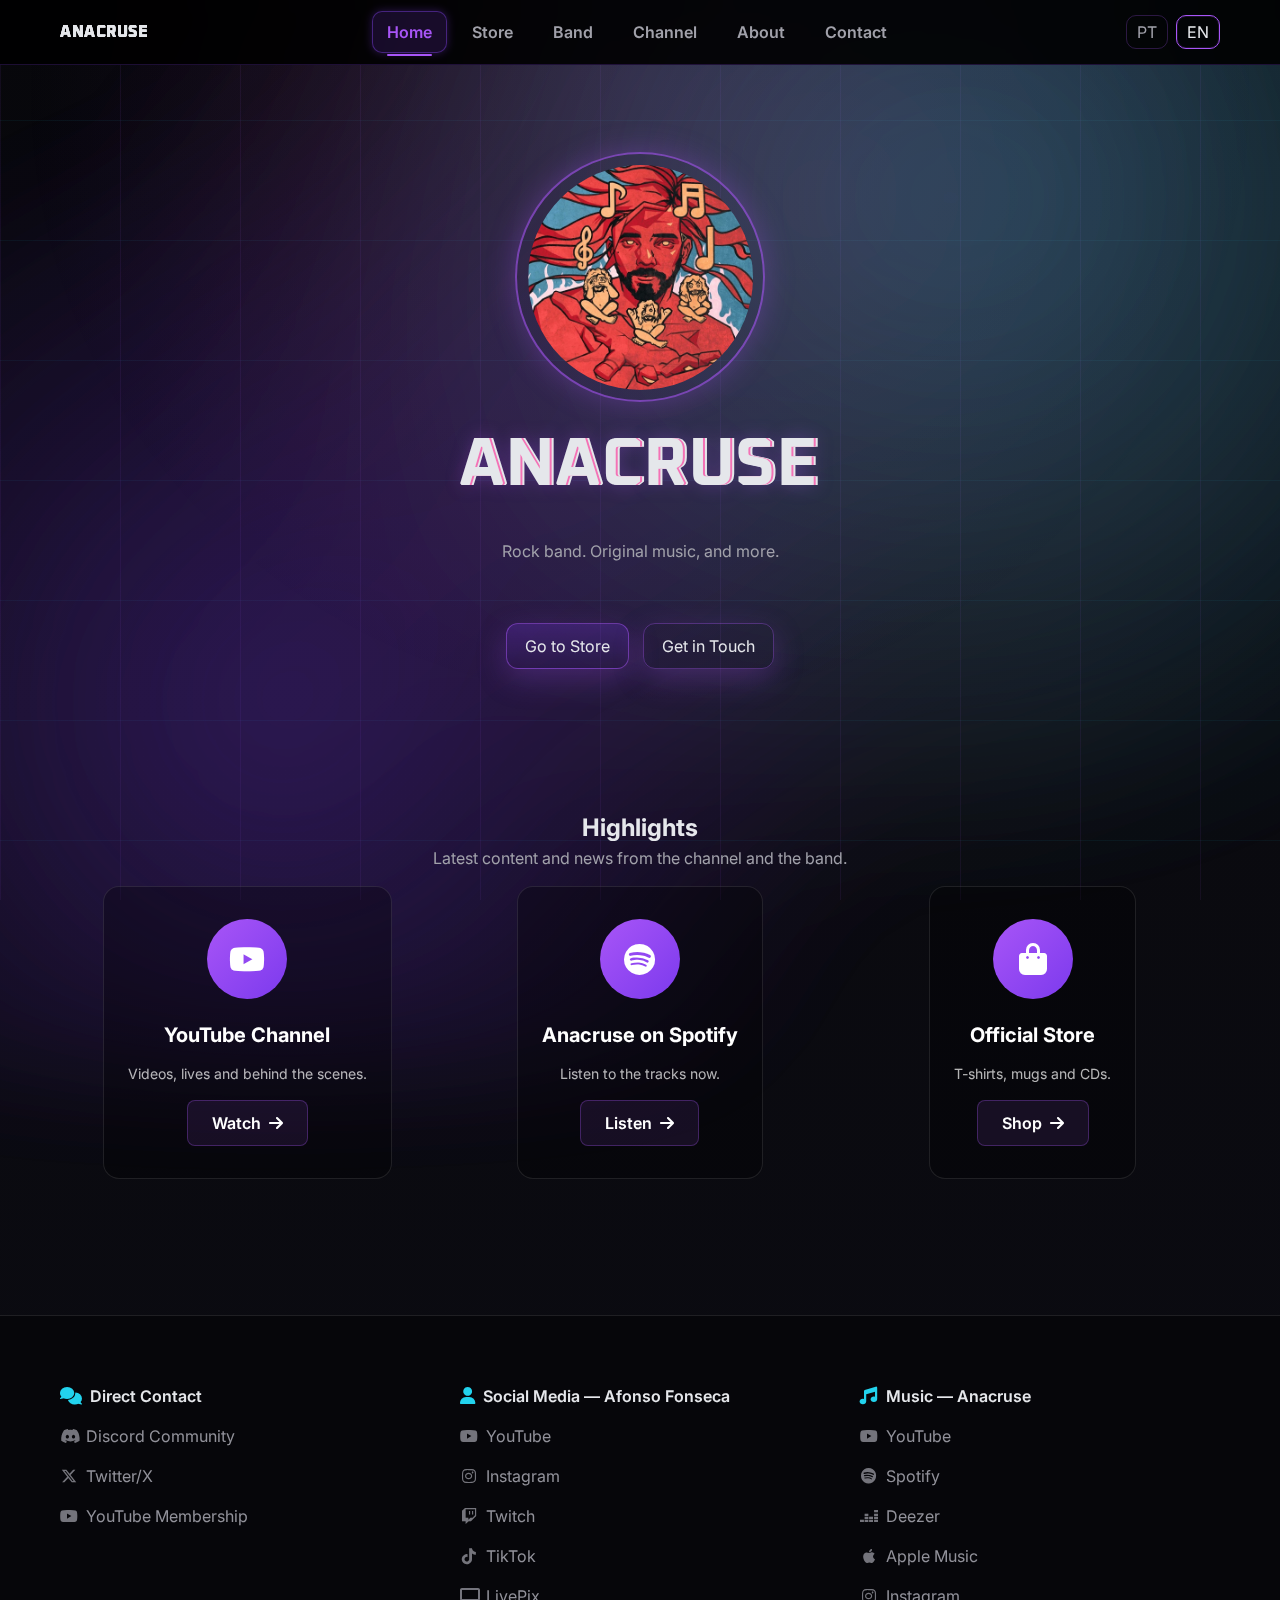
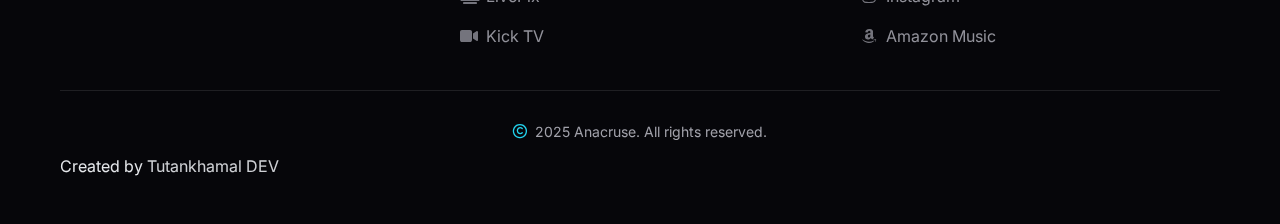
<file: index.html>
<!doctype html>
<html lang="en" data-root-index>
<head>
  <meta charset="utf-8" />
  <meta name="viewport" content="width=device-width, initial-scale=1" />
  <meta name="color-scheme" content="dark" />
  <meta http-equiv="refresh" content="1; url=./eng/index.html" />
  
  <!-- SEO Meta Tags -->
  <title>Anacruse — Progressive Rock Band | Official Website</title>
  <meta name="description" content="Official website of Anacruse, a progressive rock band. Discover original music, covers, videos, merchandise and get in touch. Cyberpunk/retrowave aesthetics." />
  <meta name="keywords" content="Anacruse, progressive rock, band, music, cyberpunk, retrowave, original music, covers, YouTube, Spotify" />
  <meta name="author" content="Anacruse" />
  <meta name="robots" content="index, follow" />
  <link rel="canonical" href="https://anacruse.com/" />
  
  <!-- Open Graph / Facebook -->
  <meta property="og:type" content="website" />
  <meta property="og:url" content="https://anacruse.com/" />
  <meta property="og:title" content="Anacruse — Progressive Rock Band | Official Website" />
  <meta property="og:description" content="Official website of Anacruse, a progressive rock band. Discover original music, covers, videos, merchandise and get in touch." />
  <meta property="og:image" content="https://anacruse.com/assets/images/og-image.svg" />
  <meta property="og:image:width" content="1200" />
  <meta property="og:image:height" content="630" />
  <meta property="og:site_name" content="Anacruse" />
  <meta property="og:locale" content="en_US" />
  <meta property="og:locale:alternate" content="pt_BR" />
  
  <!-- Twitter Card -->
  <meta name="twitter:card" content="summary_large_image" />
  <meta name="twitter:url" content="https://anacruse.com/" />
  <meta name="twitter:title" content="Anacruse — Progressive Rock Band" />
  <meta name="twitter:description" content="Official website of Anacruse, a progressive rock band. Discover original music, covers, videos and merchandise." />
  <meta name="twitter:image" content="https://anacruse.com/assets/images/og-image.svg" />
  <meta name="twitter:creator" content="@oafonsofonseca" />
  <meta name="twitter:site" content="@oafonsofonseca" />
  
  <!-- Favicon -->
  <link rel="icon" type="image/x-icon" href="./assets/images/favicon.ico" />
  <link rel="apple-touch-icon" sizes="180x180" href="./assets/images/favicon.ico" />
  <link rel="icon" type="image/png" sizes="32x32" href="./assets/images/favicon.ico" />
  <link rel="icon" type="image/png" sizes="16x16" href="./assets/images/favicon.ico" />
  
  <!-- Preconnect for performance -->
  <link rel="preconnect" href="https://fonts.gstatic.com" crossorigin>
  <link href="https://fonts.googleapis.com/css2?family=Oxanium:wght@400;700;800&family=Inter:wght@400;600;700&display=swap" rel="stylesheet">
  <link rel="stylesheet" href="./assets/css/style.css" />
</head>
<body>
  <div class="bg-wrap">
    <div class="bg-grid"></div>
    <div class="bg-fog"></div>
  </div>
  <main class="container section text-center">
    <h1 class="m-0">Detectando idioma…</h1>
    <p class="muted mt-2">Você será redirecionado automaticamente.</p>
  </main>
  <script src="./assets/js/main.js"></script>
</body>
</html>
</file>
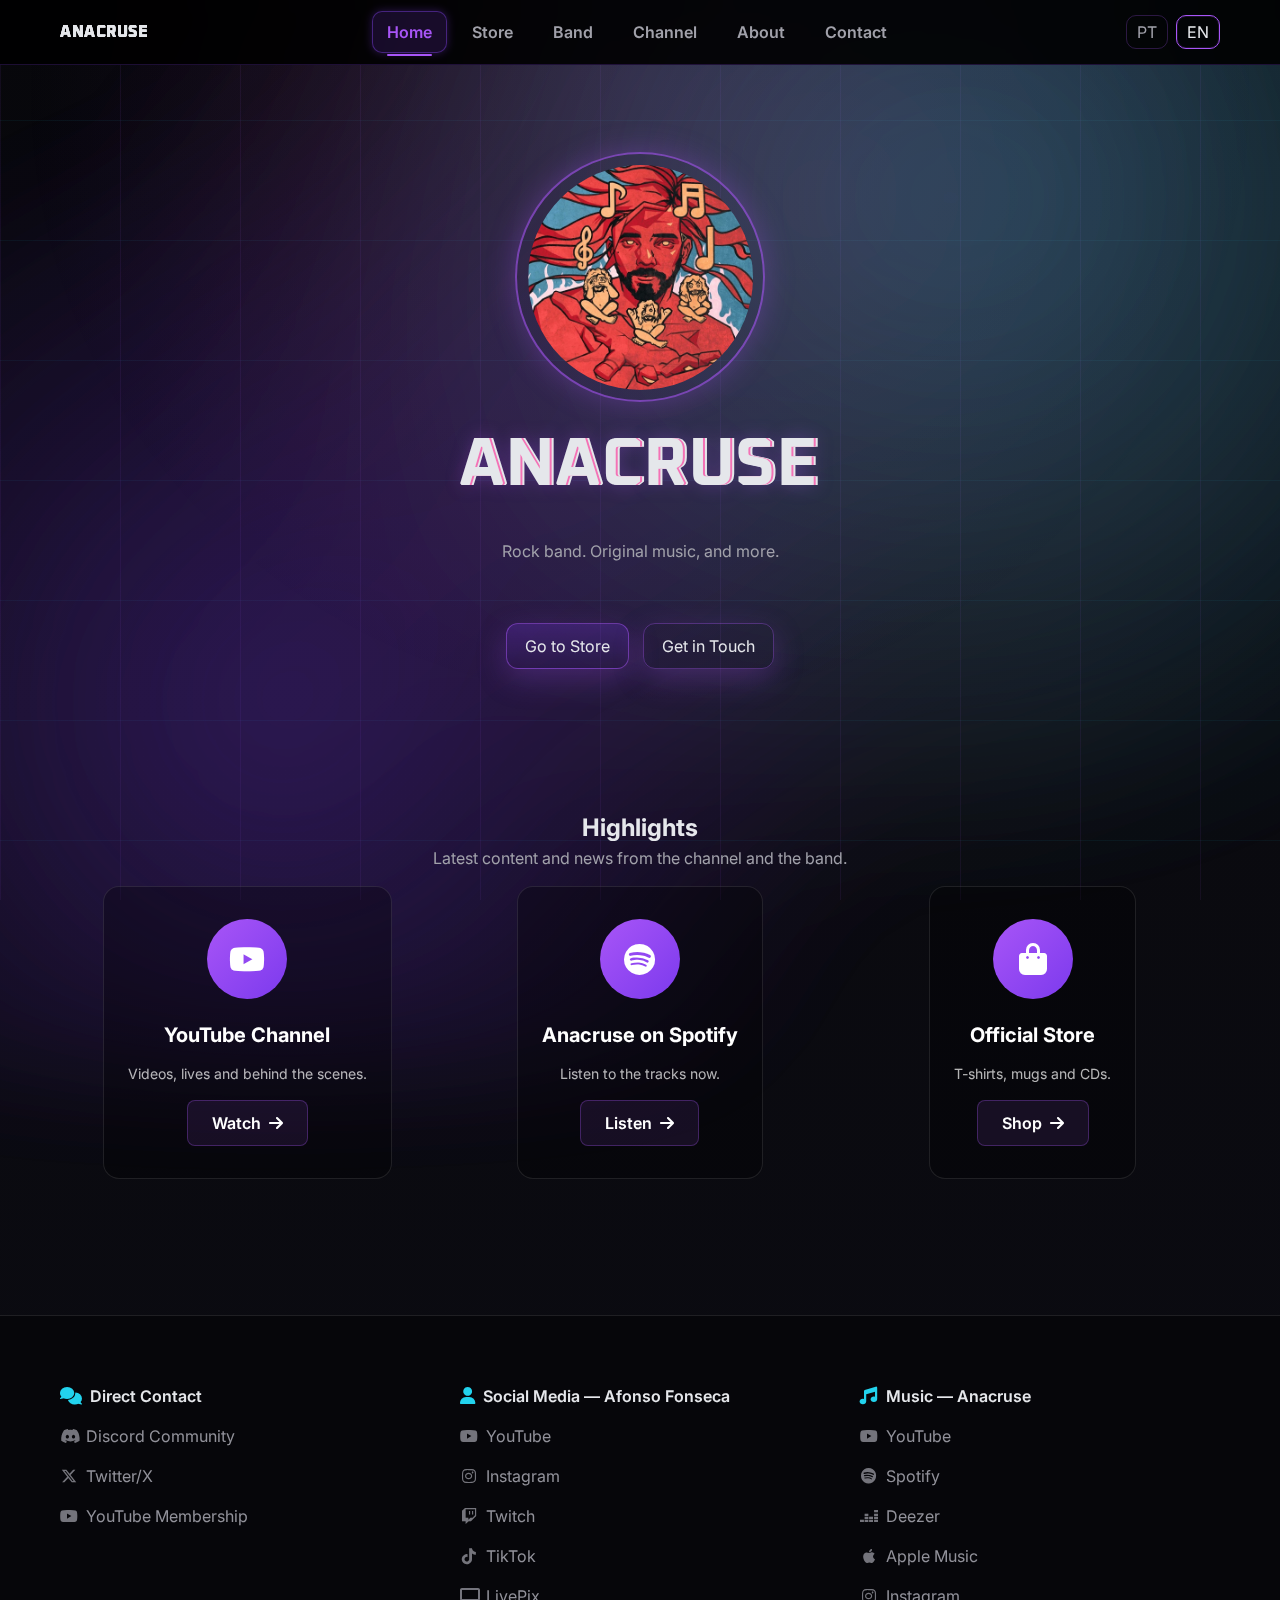
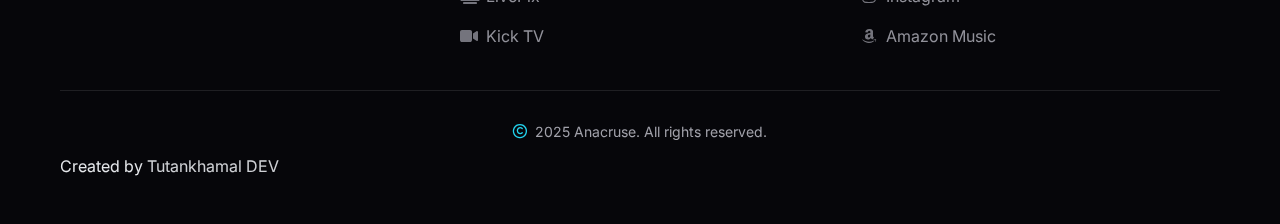
<file: eng/index.html>
<!doctype html>
<html lang="en">
<head>
  <meta charset="utf-8" />
  <meta name="viewport" content="width=device-width, initial-scale=1" />
  <meta name="color-scheme" content="dark" />
  <title>Anacruse — Rock Band | Official Website</title>
  <meta name="description" content="Official website of Anacruse, a Rock band. Discover original music, videos, official store and get in touch. Cyberpunk aesthetic meets  sound." />
  <meta name="keywords" content="Anacruse, Rock, instrumental music, cyberpunk music, official website, rock band, original music," />
  <meta name="author" content="Anacruse" />
  <meta name="developer" content="André 'Tutankhamal' Borba" />
  <meta name="developer-website" content="https://tutankhamal.com" />
  <link rel="canonical" href="https://anacruse.com/eng/index.html" />
  
  <!-- Open Graph / Facebook -->
  <meta property="og:type" content="website" />
  <meta property="og:url" content="https://anacruse.com/eng/index.html" />
  <meta property="og:title" content="Anacruse — Rock Band | Official Website" />
  <meta property="og:description" content="Official website of Anacruse, a Rock band. Discover original music, videos, official store and get in touch. Cyberpunk aesthetic meets  sound." />
  <meta property="og:image" content="https://i.imgur.com/05mus5v.png" />
  <meta property="og:site_name" content="Anacruse" />
  <meta property="og:locale" content="en_US" />
  
  <!-- Twitter -->
  <meta property="twitter:card" content="summary_large_image" />
  <meta property="twitter:url" content="https://anacruse.com/eng/index.html" />
  <meta property="twitter:title" content="Anacruse — Rock Band | Official Website" />
  <meta property="twitter:description" content="Official website of Anacruse, a Rock band. Discover original music, videos, official store and get in touch. Cyberpunk aesthetic meets  sound." />
  <meta property="twitter:image" content="https://i.imgur.com/05mus5v.png" />
  <meta property="twitter:creator" content="@oafonsofonseca" />
  
  <!-- Favicon -->
  <link rel="icon" type="image/x-icon" href="../assets/images/favicon.ico" />
  <link rel="apple-touch-icon" sizes="180x180" href="../assets/images/favicon.ico" />
  
  <link rel="preconnect" href="https://fonts.gstatic.com" crossorigin>
  <link href="https://fonts.googleapis.com/css2?family=Oxanium:wght@400;700;800&family=Inter:wght@400;600;700&display=swap" rel="stylesheet">
  <link rel="stylesheet" href="../assets/css/style.css" />
  <link rel="stylesheet" href="../assets/css/lite-yt-embed.css" />
  <link rel="stylesheet" href="https://cdnjs.cloudflare.com/ajax/libs/font-awesome/6.5.0/css/all.min.css" crossorigin="anonymous" referrerpolicy="no-referrer" />
</head>
<body>
  <div class="bg-wrap"><div class="bg-grid"></div><div class="bg-fog"></div></div>
  <header class="navbar">
    <div class="container navbar-inner">
      <a class="brand" href="./index.html" aria-label="Anacruse">
        <span data-text="ANACRUSE">ANACRUSE</span>
      </a>
      <nav class="nav-links" aria-label="Main navigation">
        <a href="./index.html" aria-current="page">Home</a>
        <a href="./store.html">Store</a>
        <a href="./band.html">Band</a>
        <a href="./channel.html">Channel</a>
        <a href="./about.html">About</a>
        <a href="./contact.html">Contact</a>
      </nav>
      <div class="nav-actions">
        <div class="lang-switch" aria-label="Language">
          <a href="../ptbr/index.html" onclick="localStorage.setItem('site_lang','ptbr')">PT</a>
          <a href="../eng/index.html" class="active" onclick="localStorage.setItem('site_lang','eng')">EN</a>
        </div>
        <button class="hamb" aria-label="Open menu" aria-expanded="false"><span class="bar"></span></button>
      </div>
    </div>
    <div class="mobile-menu" aria-label="Mobile menu">
      <a href="./index.html" aria-current="page">Home</a>
      <a href="./store.html">Store</a>
      <a href="./band.html">Band</a>
      <a href="./channel.html">Channel</a>
      <a href="./about.html">About</a>
      <a href="./contact.html">Contact</a>
    </div>
  </header>

  <main>
    <section class="section">
      <div class="container hero text-center">
        <div class="avatar" aria-label="Anacruse logo">
          <img src="../assets/images/main_logo.webp" alt="Anacruse logo" />
        </div>
        <h1><span class="glitch" data-text="ANACRUSE">ANACRUSE</span></h1>
        <p class="muted mt-2">Rock band. Original music, and more.</p>
        <div class="ctas mt-3">
          <a class="btn" href="./store.html">Go to Store</a>
          <a class="btn btn-ghost" href="./contact.html">Get in Touch</a>
        </div>
      </div>
    </section>

    <section class="section">
      <div class="container">
        <h2 class="m-0"><span class="glitch" data-text="Highlights">Highlights</span></h2>
        <p class="muted mt-1">Latest content and news from the channel and the band.</p>
        <div class="grid cols-3 mt-3">
          <div class="highlight-card">
            <div class="highlight-icon">
              <i class="fab fa-youtube"></i>
            </div>
            <h3 class="highlight-title">YouTube Channel</h3>
            <p class="highlight-desc">Videos, lives and behind the scenes.</p>
            <a class="highlight-btn" href="https://www.youtube.com/@oafonsofonseca" target="_blank">
              <span>Watch</span>
              <i class="fas fa-arrow-right"></i>
            </a>
          </div>
          <div class="highlight-card">
            <div class="highlight-icon">
              <i class="fab fa-spotify"></i>
            </div>
            <h3 class="highlight-title">Anacruse on Spotify</h3>
            <p class="highlight-desc">Listen to the tracks now.</p>
            <a class="highlight-btn" href="https://open.spotify.com/artist/1ygyweEmqoFwre9xcM8oQY" target="_blank">
              <span>Listen</span>
              <i class="fas fa-arrow-right"></i>
            </a>
          </div>
          <div class="highlight-card">
            <div class="highlight-icon">
              <i class="fas fa-shopping-bag"></i>
            </div>
            <h3 class="highlight-title">Official Store</h3>
            <p class="highlight-desc">T-shirts, mugs and CDs.</p>
            <a class="highlight-btn" href="./store.html">
              <span>Shop</span>
              <i class="fas fa-arrow-right"></i>
            </a>
          </div>
        </div>
      </div>
    </section>
  </main>

<footer class="footer">
    <div class="container">
      <div class="cols">
        <div>
          <h4><i class="fa-solid fa-comments"></i> Direct Contact</h4>
          <div class="footer-links">
            <a href="https://discord.com/invite/szrjjcsu4C" target="_blank" class="footer-link">
              <i class="fa-brands fa-discord"></i> Discord Community
            </a>
            <a href="https://twitter.com/oafonsofonseca" target="_blank" class="footer-link">
              <i class="fa-brands fa-x-twitter"></i> Twitter/X
            </a>
            <a href="https://www.youtube.com/channel/UCN1qsUWT7bElmmqmROlJpvw/join" target="_blank" class="footer-link">
              <i class="fa-brands fa-youtube"></i> YouTube Membership
            </a>
          </div>
        </div>
        <div>
          <h4><i class="fa-solid fa-user"></i> Social Media — Afonso Fonseca</h4>
          <div class="footer-links">
            <a href="https://www.youtube.com/@oafonsofonseca" target="_blank" class="footer-link">
              <i class="fa-brands fa-youtube"></i> YouTube
            </a>
            <a href="https://www.instagram.com/oafonsofonseca/" target="_blank" class="footer-link">
              <i class="fa-brands fa-instagram"></i> Instagram
            </a>
            <a href="https://twitch.tv/oafonsofonseca" target="_blank" class="footer-link">
              <i class="fa-brands fa-twitch"></i> Twitch
            </a>
            <a href="https://www.tiktok.com/@oafonsofonseca" target="_blank" class="footer-link">
              <i class="fa-brands fa-tiktok"></i> TikTok
            </a>
            <a href="http://livepix.gg/oafonsofonseca" target="_blank" class="footer-link">
              <i class="fa-solid fa-tv"></i> LivePix
            </a>
            <a href="https://kick.com/oafonsofonseca" target="_blank" class="footer-link">
              <i class="fa-solid fa-video"></i> Kick TV
            </a>
          </div>
        </div>
        <div>
          <h4><i class="fa-solid fa-music"></i> Music — Anacruse</h4>
          <div class="footer-links">
            <a href="http://www.youtube.com/@Anacruse" target="_blank" class="footer-link">
              <i class="fa-brands fa-youtube"></i> YouTube
            </a>
            <a href="https://open.spotify.com/artist/1ygyweEmqoFwre9xcM8oQY" target="_blank" class="footer-link">
              <i class="fa-brands fa-spotify"></i> Spotify
            </a>
            <a href="https://www.deezer.com/us/artist/60329112" target="_blank" class="footer-link">
              <i class="fa-brands fa-deezer"></i> Deezer
            </a>
            <a href="https://music.apple.com/us/artist/anacruse/1492830079" target="_blank" class="footer-link">
              <i class="fa-brands fa-apple"></i> Apple Music
            </a>
            <a href="https://www.instagram.com/anacruseoficial" target="_blank" class="footer-link">
              <i class="fa-brands fa-instagram"></i> Instagram
            </a>
            <a href="https://music.amazon.com.br/artists/B07NRSD5PB/anacruse" target="_blank" class="footer-link">
              <i class="fa-brands fa-amazon"></i> Amazon Music
            </a>
          </div>
        </div>
      </div>
      <p class="copy"><i class="fa-regular fa-copyright"></i> 2025 Anacruse. All rights reserved.</p>
      <p class="developer-credit">Created by <a href="https://tutankhamal.com" target="_blank" rel="noopener noreferrer">Tutankhamal DEV</a></p>
    </div>
  </footer>

  <script src="../assets/js/lite-yt-embed.js"></script>
  <script src="../assets/js/main.js"></script>
</body>
</html>
</file>
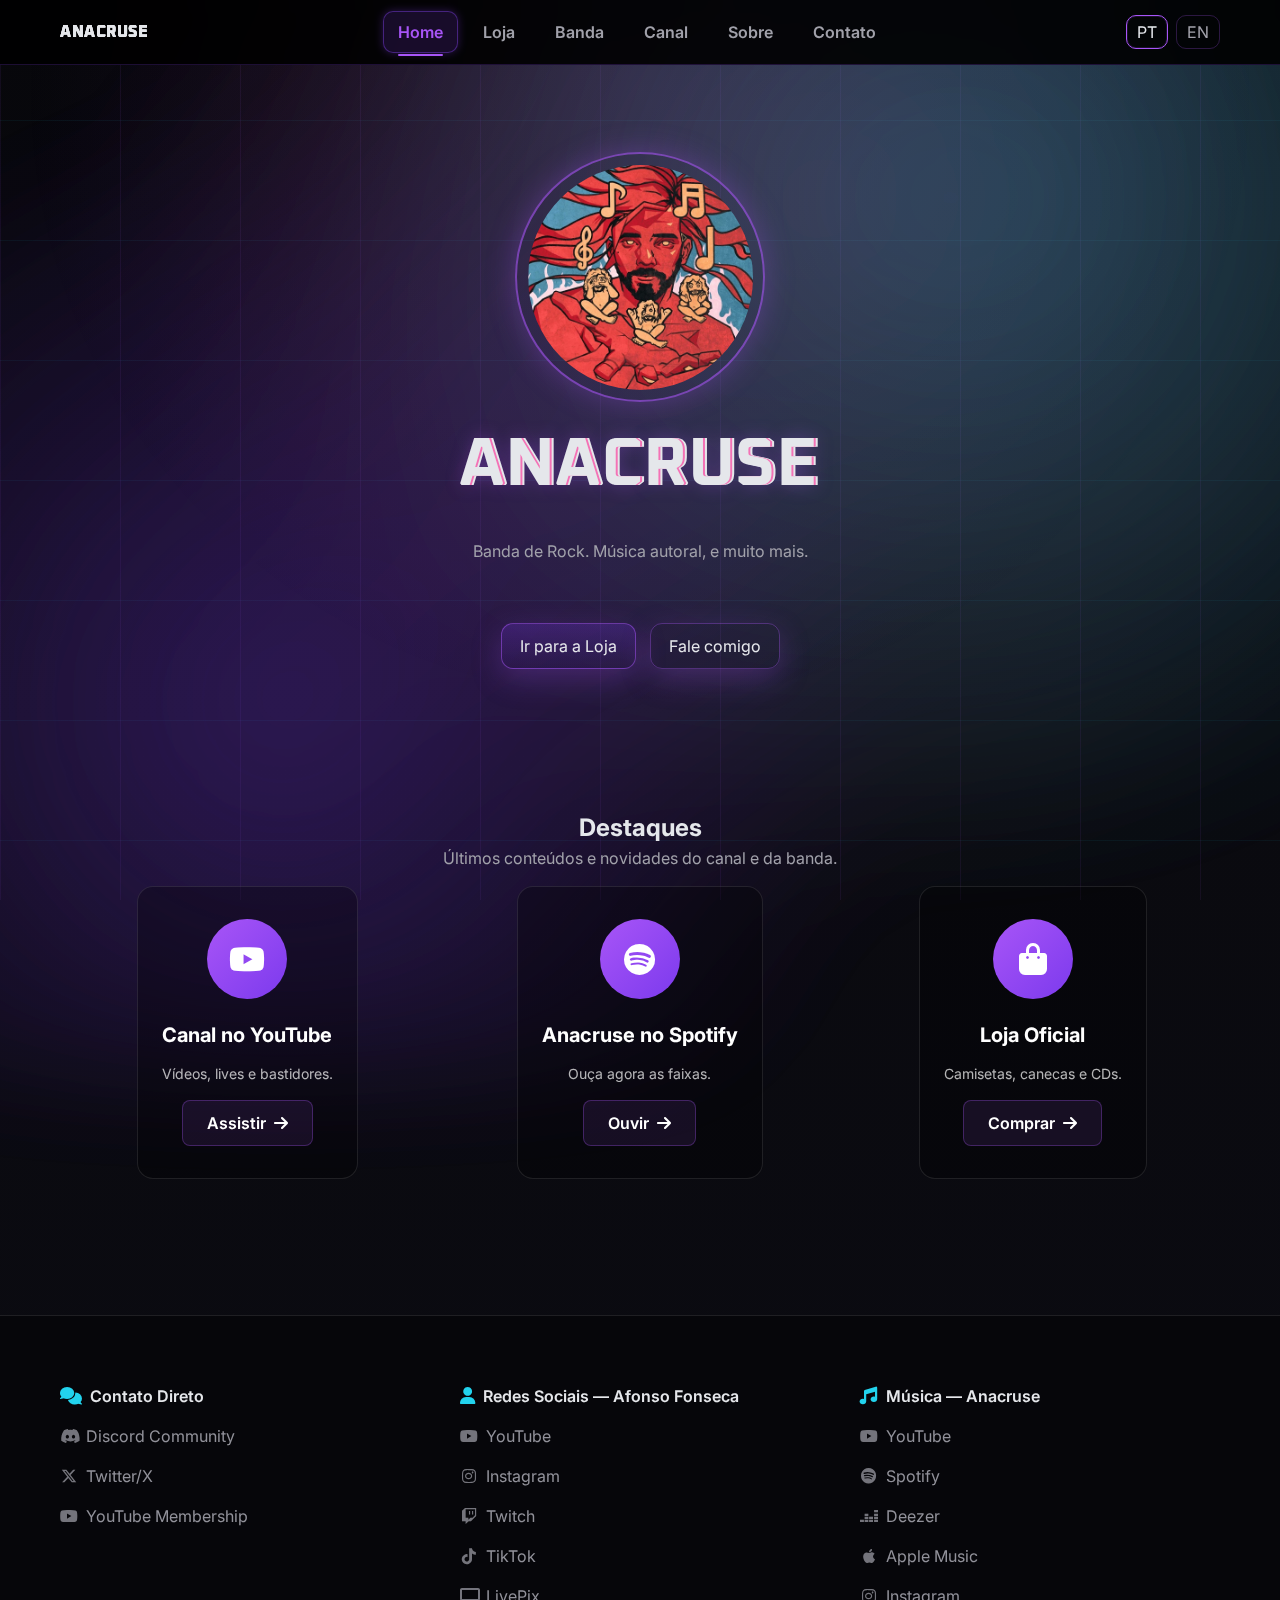
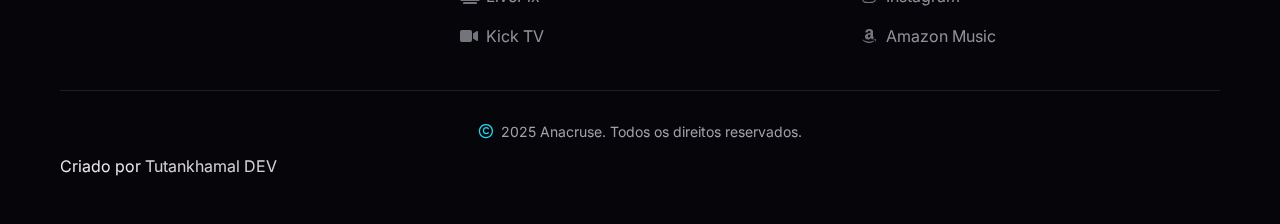
<file: ptbr/index.html>
<!doctype html>
<html lang="pt-BR">
<head>
  <meta charset="utf-8" />
  <meta name="viewport" content="width=device-width, initial-scale=1" />
  <meta name="color-scheme" content="dark" />
  
  <!-- SEO Meta Tags -->
  <title>Anacruse — Banda de Rock | Site Oficial</title>
  <meta name="description" content="Site oficial da Anacruse, banda de Rock. Descubra músicas autorais,, vídeos, produtos oficiais e entre em contato. Estética cyberpunk/retrowave." />
  <meta name="keywords" content="Anacruse, Rock, banda, música, cyberpunk, retrowave, música autoral,, YouTube, Spotify" />
  <meta name="author" content="Anacruse" />
  <meta name="developer" content="André 'Tutankhamal' Borba" />
  <meta name="developer-website" content="https://tutankhamal.com" />
  <meta name="robots" content="index, follow" />
  <link rel="canonical" href="https://anacruse.com/ptbr/" />
  
  <!-- Open Graph / Facebook -->
  <meta property="og:type" content="website" />
  <meta property="og:url" content="https://anacruse.com/ptbr/" />
  <meta property="og:title" content="Anacruse — Banda de Rock | Site Oficial" />
  <meta property="og:description" content="Site oficial da Anacruse, banda de Rock. Descubra músicas autorais,, vídeos e produtos oficiais." />
  <meta property="og:image" content="https://i.imgur.com/05mus5v.png" />
  <meta property="og:image:width" content="1200" />
  <meta property="og:image:height" content="630" />
  <meta property="og:site_name" content="Anacruse" />
  <meta property="og:locale" content="pt_BR" />
  <meta property="og:locale:alternate" content="en_US" />
  
  <!-- Twitter Card -->
  <meta name="twitter:card" content="summary_large_image" />
  <meta name="twitter:url" content="https://anacruse.com/ptbr/" />
  <meta name="twitter:title" content="Anacruse — Banda de Rock" />
  <meta name="twitter:description" content="Site oficial da Anacruse, banda de Rock. Descubra músicas autorais,, vídeos e produtos oficiais." />
  <meta name="twitter:image" content="https://i.imgur.com/05mus5v.png" />
  <meta name="twitter:creator" content="@oafonsofonseca" />
  <meta name="twitter:site" content="@oafonsofonseca" />
  
  <!-- Favicon -->
  <link rel="icon" type="image/x-icon" href="../assets/images/favicon.ico" />
  <link rel="apple-touch-icon" sizes="180x180" href="../assets/images/favicon.ico" />
  <link rel="icon" type="image/png" sizes="32x32" href="../assets/images/favicon.ico" />
  <link rel="icon" type="image/png" sizes="16x16" href="../assets/images/favicon.ico" />
  <link rel="preconnect" href="https://fonts.gstatic.com" crossorigin>
  <link href="https://fonts.googleapis.com/css2?family=Oxanium:wght@400;700;800&family=Inter:wght@400;600;700&display=swap" rel="stylesheet">
  <link rel="stylesheet" href="../assets/css/style.css" />
  <link rel="stylesheet" href="../assets/css/lite-yt-embed.css" />
  <link rel="stylesheet" href="https://cdnjs.cloudflare.com/ajax/libs/font-awesome/6.5.0/css/all.min.css" crossorigin="anonymous" referrerpolicy="no-referrer" />
</head>
<body>
  <div class="bg-wrap"><div class="bg-grid"></div><div class="bg-fog"></div></div>
  <header class="navbar">
    <div class="container navbar-inner">
      <a class="brand" href="./index.html" aria-label="Anacruse">
        <span data-text="ANACRUSE">ANACRUSE</span>
      </a>
      <nav class="nav-links" aria-label="Navegação principal">
        <a href="./index.html" aria-current="page">Home</a>
        <a href="./loja.html">Loja</a>
        <a href="./banda.html">Banda</a>
        <a href="./canal.html">Canal</a>
        <a href="./sobre.html">Sobre</a>
        <a href="./contato.html">Contato</a>
      </nav>
      <div class="nav-actions">
        <div class="lang-switch" aria-label="Idioma">
          <a href="../ptbr/index.html" class="active" onclick="localStorage.setItem('site_lang','ptbr')">PT</a>
          <a href="../eng/index.html" onclick="localStorage.setItem('site_lang','eng')">EN</a>
        </div>
        <button class="hamb" aria-label="Abrir menu" aria-expanded="false"><span class="bar"></span></button>
      </div>
    </div>
    <div class="mobile-menu" aria-label="Menu móvel">
      <a href="./index.html" aria-current="page">Home</a>
      <a href="./loja.html">Loja</a>
      <a href="./banda.html">Banda</a>
      <a href="./canal.html">Canal</a>
      <a href="./sobre.html">Sobre</a>
      <a href="./contato.html">Contato</a>
    </div>
  </header>

  <main>
    <section class="section">
      <div class="container hero text-center">
        <div class="avatar" aria-label="Logo da Anacruse">
          <img src="../assets/images/main_logo.webp" alt="Logo da Anacruse" />
        </div>
        <h1><span class="glitch" data-text="ANACRUSE">ANACRUSE</span></h1>
        <p class="muted mt-2">Banda de Rock. Música autoral, e muito mais.</p>
        <div class="ctas mt-3">
          <a class="btn" href="./loja.html">Ir para a Loja</a>
          <a class="btn btn-ghost" href="./contato.html">Fale comigo</a>
        </div>
      </div>
    </section>

    <section class="section">
      <div class="container">
        <h2 class="m-0"><span class="glitch" data-text="Destaques">Destaques</span></h2>
        <p class="muted mt-1">Últimos conteúdos e novidades do canal e da banda.</p>
        <div class="grid cols-3 mt-3">
          <div class="highlight-card">
            <div class="highlight-icon">
              <i class="fab fa-youtube"></i>
            </div>
            <h3 class="highlight-title">Canal no YouTube</h3>
            <p class="highlight-desc">Vídeos, lives e bastidores.</p>
            <a class="highlight-btn" href="https://www.youtube.com/@oafonsofonseca" target="_blank">
              <span>Assistir</span>
              <i class="fas fa-arrow-right"></i>
            </a>
          </div>
          <div class="highlight-card">
            <div class="highlight-icon">
              <i class="fab fa-spotify"></i>
            </div>
            <h3 class="highlight-title">Anacruse no Spotify</h3>
            <p class="highlight-desc">Ouça agora as faixas.</p>
            <a class="highlight-btn" href="https://open.spotify.com/artist/1ygyweEmqoFwre9xcM8oQY" target="_blank">
              <span>Ouvir</span>
              <i class="fas fa-arrow-right"></i>
            </a>
          </div>
          <div class="highlight-card">
            <div class="highlight-icon">
              <i class="fas fa-shopping-bag"></i>
            </div>
            <h3 class="highlight-title">Loja Oficial</h3>
            <p class="highlight-desc">Camisetas, canecas e CDs.</p>
            <a class="highlight-btn" href="./loja.html">
              <span>Comprar</span>
              <i class="fas fa-arrow-right"></i>
            </a>
          </div>
        </div>
      </div>
    </section>
  </main>

  <footer class="footer">
    <div class="container">
      <div class="cols">
        <div>
          <h4><i class="fa-solid fa-comments"></i> Contato Direto</h4>
          <div class="footer-links">
            <a href="https://discord.com/invite/szrjjcsu4C" target="_blank" class="footer-link">
              <i class="fa-brands fa-discord"></i> Discord Community
            </a>
            <a href="https://twitter.com/oafonsofonseca" target="_blank" class="footer-link">
              <i class="fa-brands fa-x-twitter"></i> Twitter/X
            </a>
            <a href="https://www.youtube.com/channel/UCN1qsUWT7bElmmqmROlJpvw/join" target="_blank" class="footer-link">
              <i class="fa-brands fa-youtube"></i> YouTube Membership
            </a>
          </div>
        </div>
        <div>
          <h4><i class="fa-solid fa-user"></i> Redes Sociais — Afonso Fonseca</h4>
          <div class="footer-links">
            <a href="https://www.youtube.com/@oafonsofonseca" target="_blank" class="footer-link">
              <i class="fa-brands fa-youtube"></i> YouTube
            </a>
            <a href="https://www.instagram.com/oafonsofonseca/" target="_blank" class="footer-link">
              <i class="fa-brands fa-instagram"></i> Instagram
            </a>
            <a href="https://twitch.tv/oafonsofonseca" target="_blank" class="footer-link">
              <i class="fa-brands fa-twitch"></i> Twitch
            </a>
            <a href="https://www.tiktok.com/@oafonsofonseca" target="_blank" class="footer-link">
              <i class="fa-brands fa-tiktok"></i> TikTok
            </a>
            <a href="http://livepix.gg/oafonsofonseca" target="_blank" class="footer-link">
              <i class="fa-solid fa-tv"></i> LivePix
            </a>
            <a href="https://kick.com/oafonsofonseca" target="_blank" class="footer-link">
              <i class="fa-solid fa-video"></i> Kick TV
            </a>
          </div>
        </div>
        <div>
          <h4><i class="fa-solid fa-music"></i> Música — Anacruse</h4>
          <div class="footer-links">
            <a href="http://www.youtube.com/@Anacruse" target="_blank" class="footer-link">
              <i class="fa-brands fa-youtube"></i> YouTube
            </a>
            <a href="https://open.spotify.com/artist/1ygyweEmqoFwre9xcM8oQY" target="_blank" class="footer-link">
              <i class="fa-brands fa-spotify"></i> Spotify
            </a>
            <a href="https://www.deezer.com/us/artist/60329112" target="_blank" class="footer-link">
              <i class="fa-brands fa-deezer"></i> Deezer
            </a>
            <a href="https://music.apple.com/us/artist/anacruse/1492830079" target="_blank" class="footer-link">
              <i class="fa-brands fa-apple"></i> Apple Music
            </a>
            <a href="https://www.instagram.com/anacruseoficial" target="_blank" class="footer-link">
              <i class="fa-brands fa-instagram"></i> Instagram
            </a>
            <a href="https://music.amazon.com.br/artists/B07NRSD5PB/anacruse" target="_blank" class="footer-link">
              <i class="fa-brands fa-amazon"></i> Amazon Music
            </a>
          </div>
        </div>
      </div>
      <p class="copy"><i class="fa-regular fa-copyright"></i> 2025 Anacruse. Todos os direitos reservados.</p>
      <p class="developer-credit">Criado por <a href="https://tutankhamal.com" target="_blank" rel="noopener noreferrer">Tutankhamal DEV</a></p>
    </div>
  </footer>


  <script src="../assets/js/lite-yt-embed.js"></script>
  <script src="../assets/js/main.js"></script>
</body>
</html>
</file>
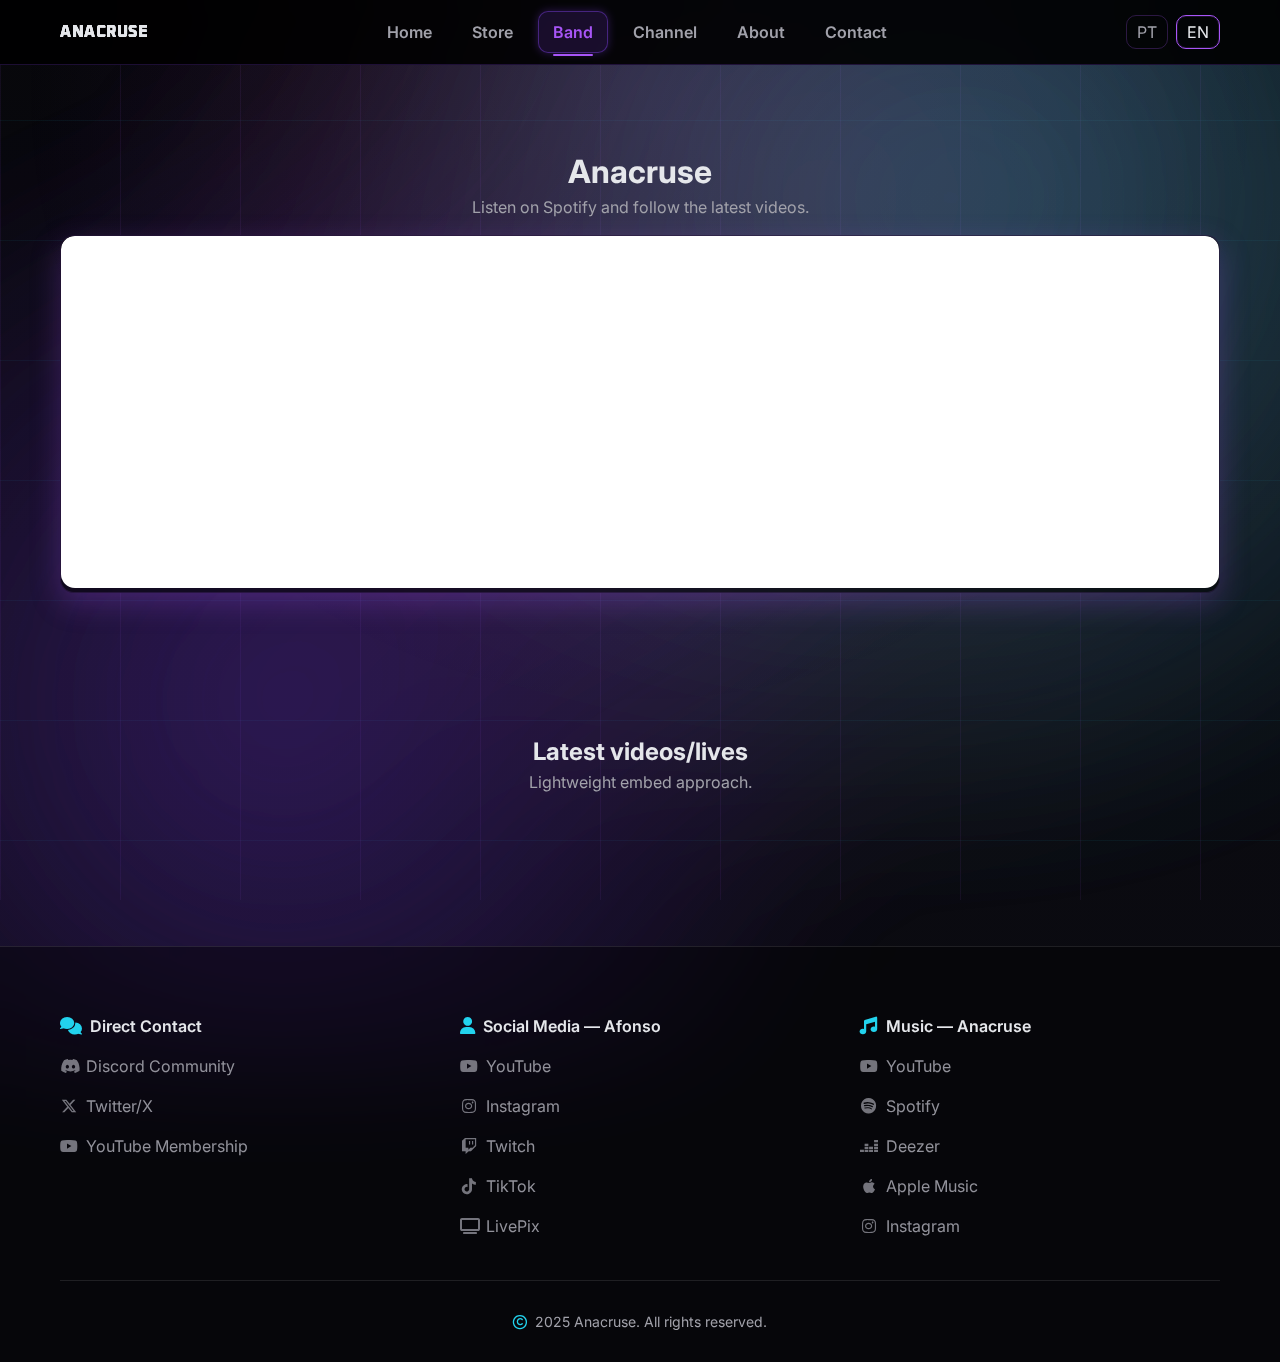
<file: eng/band.html>
<!doctype html>
<html lang="en">
<head>
  <meta charset="utf-8" />
  <meta name="viewport" content="width=device-width, initial-scale=1" />
  <meta name="color-scheme" content="dark" />
  <title>Anacruse Band — Progressive Rock Music & Latest Videos</title>
  <meta name="description" content="Discover Anacruse progressive rock band. Listen to our music on Spotify, watch latest videos and live performances. Experience the evolution of modern progressive rock." />
  <meta name="keywords" content="Anacruse band, progressive rock, Spotify music, live videos, rock band, modern progressive, music videos, live performances" />
  <meta name="author" content="Anacruse" />
  <link rel="canonical" href="https://anacruse.com/eng/band.html" />
  
  <!-- Open Graph / Facebook -->
  <meta property="og:type" content="website" />
  <meta property="og:url" content="https://anacruse.com/eng/band.html" />
  <meta property="og:title" content="Anacruse Band — Progressive Rock Music & Latest Videos" />
  <meta property="og:description" content="Discover Anacruse progressive rock band. Listen to our music on Spotify, watch latest videos and live performances. Experience the evolution of modern progressive rock." />
  <meta property="og:image" content="https://anacruse.com/assets/images/og-image.svg" />
  <meta property="og:site_name" content="Anacruse" />
  <meta property="og:locale" content="en_US" />
  
  <!-- Twitter -->
  <meta property="twitter:card" content="summary_large_image" />
  <meta property="twitter:url" content="https://anacruse.com/eng/band.html" />
  <meta property="twitter:title" content="Anacruse Band — Progressive Rock Music & Latest Videos" />
  <meta property="twitter:description" content="Discover Anacruse progressive rock band. Listen to our music on Spotify, watch latest videos and live performances. Experience the evolution of modern progressive rock." />
  <meta property="twitter:image" content="https://anacruse.com/assets/images/og-image.svg" />
  <meta property="twitter:creator" content="@oafonsofonseca" />
  
  <!-- Favicon -->
  <link rel="icon" type="image/x-icon" href="../assets/images/favicon.ico" />
  <link rel="apple-touch-icon" sizes="180x180" href="../assets/images/favicon.ico" />
  
  <link rel="preconnect" href="https://fonts.gstatic.com" crossorigin>
  <link href="https://fonts.googleapis.com/css2?family=Oxanium:wght@400;700;800&family=Inter:wght@400;600;700&display=swap" rel="stylesheet">
  <link rel="stylesheet" href="../assets/css/style.css" />
  <link rel="stylesheet" href="../assets/css/lite-yt-embed.css" />
  <link rel="stylesheet" href="https://cdnjs.cloudflare.com/ajax/libs/font-awesome/6.5.0/css/all.min.css" crossorigin="anonymous" referrerpolicy="no-referrer" />
</head>
<body>
  <div class="bg-wrap"><div class="bg-grid"></div><div class="bg-fog"></div></div>
  <header class="navbar">
    <div class="container navbar-inner">
      <a class="brand" href="./index.html"><span data-text="ANACRUSE">ANACRUSE</span></a>
      <nav class="nav-links">
        <a href="./index.html">Home</a>
        <a href="./store.html">Store</a>
        <a href="./band.html" aria-current="page">Band</a>
        <a href="./channel.html">Channel</a>
        <a href="./about.html">About</a>
        <a href="./contact.html">Contact</a>
      </nav>
      <div class="nav-actions">
        <div class="lang-switch" aria-label="Language">
          <a href="../ptbr/banda.html" onclick="localStorage.setItem('site_lang','ptbr')">PT</a>
          <a href="../eng/band.html" class="active" onclick="localStorage.setItem('site_lang','eng')">EN</a>
        </div>
        <button class="hamb" aria-expanded="false"><span class="bar"></span></button>
      </div>
    </div>
    <div class="mobile-menu">
      <a href="./index.html">Home</a><a href="./store.html">Store</a><a href="./band.html" aria-current="page">Band</a><a href="./channel.html">Channel</a><a href="./about.html">About</a><a href="./contact.html">Contact</a>
    </div>
  </header>

  <main>
    <section class="section">
      <div class="container">
        <h1 class="m-0">Anacruse</h1>
        <p class="muted mt-1">Listen on Spotify and follow the latest videos.</p>
        <div class="surface mt-3" style="overflow:hidden">
          <iframe style="border-radius:14px" src="https://open.spotify.com/embed/artist/1ygyweEmqoFwre9xcM8oQY?utm_source=generator&theme=0" width="100%" height="352" frameborder="0" allowfullscreen="" loading="lazy" allow="autoplay; clipboard-write; encrypted-media; fullscreen; picture-in-picture"></iframe>
        </div>
      </div>
    </section>

    <section class="section" data-video-source="../assets/data/afonso-videos.json">
      <div class="container">
        <h2 class="m-0">Latest videos/lives</h2>
        <p class="muted mt-1">Lightweight embed approach.</p>
        <div class="grid cols-3 mt-3" id="video-grid">
          <!-- filled by JS with <lite-youtube> -->
        </div>
      </div>
    </section>
  </main>

<footer class="footer">
    <div class="container">
      <div class="cols">
        <div>
          <h4><i class="fa-solid fa-comments"></i> Direct Contact</h4>
          <div class="footer-links">
            <a href="https://discord.com/invite/szrjjcsu4C" target="_blank" class="footer-link">
              <i class="fa-brands fa-discord"></i> Discord Community
            </a>
            <a href="https://twitter.com/oafonsofonseca" target="_blank" class="footer-link">
              <i class="fa-brands fa-x-twitter"></i> Twitter/X
            </a>
            <a href="https://www.youtube.com/channel/UCN1qsUWT7bElmmqmROlJpvw/join" target="_blank" class="footer-link">
              <i class="fa-brands fa-youtube"></i> YouTube Membership
            </a>
          </div>
        </div>
        <div>
          <h4><i class="fa-solid fa-user"></i> Social Media — Afonso</h4>
          <div class="footer-links">
            <a href="https://www.youtube.com/@oafonsofonseca" target="_blank" class="footer-link">
              <i class="fa-brands fa-youtube"></i> YouTube
            </a>
            <a href="https://www.instagram.com/oafonsofonseca/" target="_blank" class="footer-link">
              <i class="fa-brands fa-instagram"></i> Instagram
            </a>
            <a href="https://twitch.tv/oafonsofonseca" target="_blank" class="footer-link">
              <i class="fa-brands fa-twitch"></i> Twitch
            </a>
            <a href="https://www.tiktok.com/@oafonsofonseca" target="_blank" class="footer-link">
              <i class="fa-brands fa-tiktok"></i> TikTok
            </a>
            <a href="http://livepix.gg/oafonsofonseca" target="_blank" class="footer-link">
              <i class="fa-solid fa-tv"></i> LivePix
            </a>
          </div>
        </div>
        <div>
          <h4><i class="fa-solid fa-music"></i> Music — Anacruse</h4>
          <div class="footer-links">
            <a href="http://www.youtube.com/@Anacruse" target="_blank" class="footer-link">
              <i class="fa-brands fa-youtube"></i> YouTube
            </a>
            <a href="https://open.spotify.com/artist/1ygyweEmqoFwre9xcM8oQY" target="_blank" class="footer-link">
              <i class="fa-brands fa-spotify"></i> Spotify
            </a>
            <a href="https://www.deezer.com/us/artist/60329112" target="_blank" class="footer-link">
              <i class="fa-brands fa-deezer"></i> Deezer
            </a>
            <a href="https://music.apple.com/us/artist/anacruse/1492830079" target="_blank" class="footer-link">
              <i class="fa-brands fa-apple"></i> Apple Music
            </a>
            <a href="https://www.instagram.com/anacruseoficial" target="_blank" class="footer-link">
              <i class="fa-brands fa-instagram"></i> Instagram
            </a>
          </div>
        </div>
      </div>
      <p class="copy"><i class="fa-regular fa-copyright"></i> 2025 Anacruse. All rights reserved.</p>
    </div>
  </footer>

  <script src="../assets/js/lite-yt-embed.js"></script>
  <script src="../assets/js/main.js"></script>
</body>
</html>
</file>
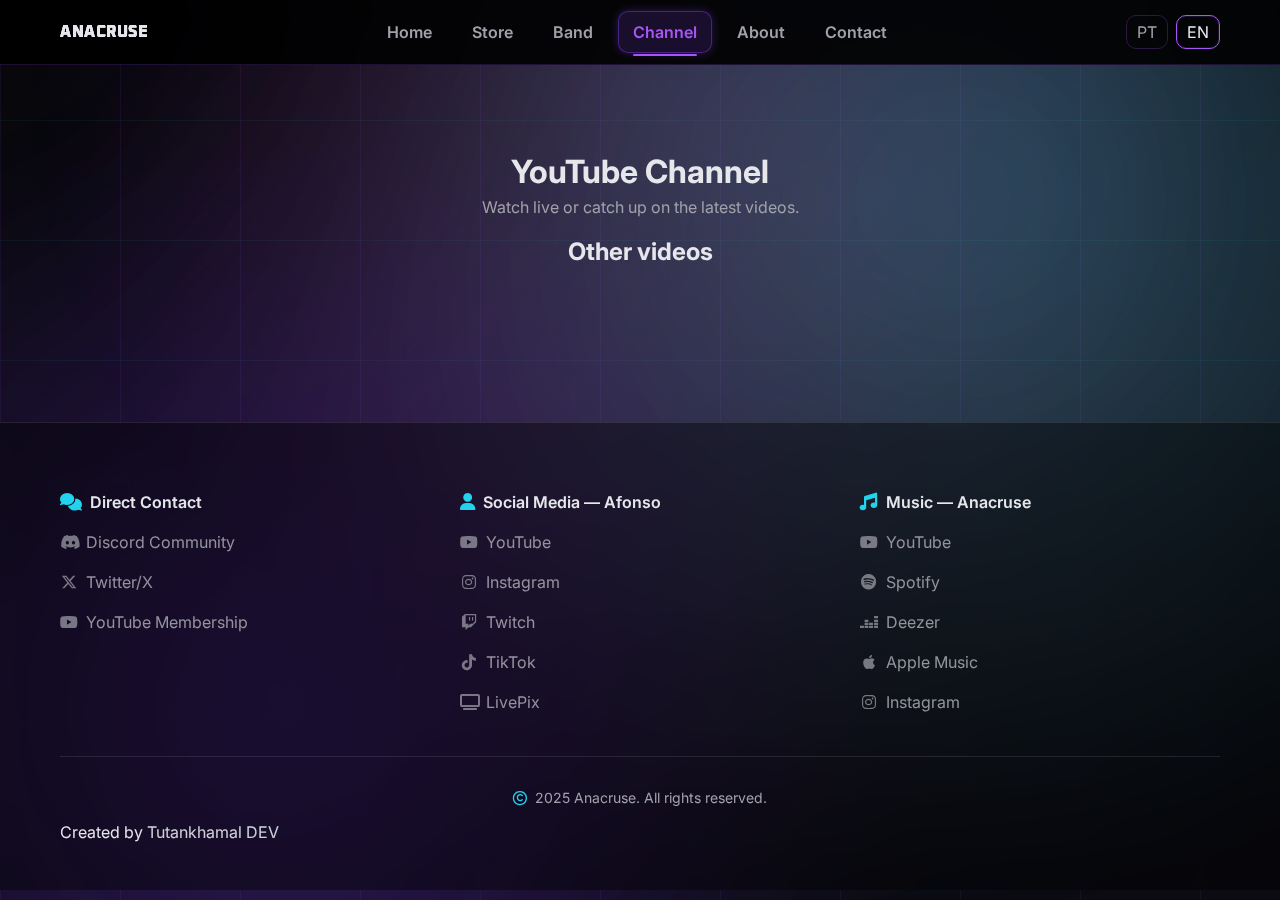
<file: eng/channel.html>
<!doctype html>
<html lang="en">
<head>
  <meta charset="utf-8" />
  <meta name="viewport" content="width=device-width, initial-scale=1" />
  <meta name="color-scheme" content="dark" />
  <title>YouTube Channel — Anacruse | Live Streams & Music Videos</title>
  <meta name="description" content="Watch Anacruse's official YouTube channel. Enjoy live streams, music videos, behind-the-scenes content and exclusive Rock performances. Subscribe for latest updates." />
  <meta name="keywords" content="Anacruse YouTube, live streams, music videos, Rock channel, YouTube music, live performances, rock videos, music streaming" />
  <meta name="author" content="Anacruse" />
  <meta name="developer" content="André 'Tutankhamal' Borba" />
  <meta name="developer-website" content="https://tutankhamal.com" />
  <link rel="canonical" href="https://anacruse.com/eng/channel.html" />
  
  <!-- Open Graph / Facebook -->
  <meta property="og:type" content="website" />
  <meta property="og:url" content="https://anacruse.com/eng/channel.html" />
  <meta property="og:title" content="YouTube Channel — Anacruse | Live Streams & Music Videos" />
  <meta property="og:description" content="Watch Anacruse's official YouTube channel. Enjoy live streams, music videos, behind-the-scenes content and exclusive Rock performances. Subscribe for latest updates." />
  <meta property="og:image" content="https://i.imgur.com/05mus5v.png" />
  <meta property="og:site_name" content="Anacruse" />
  <meta property="og:locale" content="en_US" />
  
  <!-- Twitter -->
  <meta property="twitter:card" content="summary_large_image" />
  <meta property="twitter:url" content="https://anacruse.com/eng/channel.html" />
  <meta property="twitter:title" content="YouTube Channel — Anacruse | Live Streams & Music Videos" />
  <meta property="twitter:description" content="Watch Anacruse's official YouTube channel. Enjoy live streams, music videos, behind-the-scenes content and exclusive Rock performances. Subscribe for latest updates." />
  <meta property="twitter:image" content="https://i.imgur.com/05mus5v.png" />
  <meta property="twitter:creator" content="@oafonsofonseca" />
  
  <!-- Favicon -->
  <link rel="icon" type="image/x-icon" href="../assets/images/favicon.ico" />
  <link rel="apple-touch-icon" sizes="180x180" href="../assets/images/favicon.ico" />
  
  <link rel="preconnect" href="https://fonts.gstatic.com" crossorigin>
  <link href="https://fonts.googleapis.com/css2?family=Oxanium:wght@400;700;800&family=Inter:wght@400;600;700&display=swap" rel="stylesheet">
  <link rel="stylesheet" href="../assets/css/style.css" />
  <link rel="stylesheet" href="../assets/css/lite-yt-embed.css" />
  <link rel="stylesheet" href="https://cdnjs.cloudflare.com/ajax/libs/font-awesome/6.5.0/css/all.min.css" crossorigin="anonymous" referrerpolicy="no-referrer" />
</head>
<body>
  <div class="bg-wrap"><div class="bg-grid"></div><div class="bg-fog"></div></div>
  <header class="navbar">
    <div class="container navbar-inner">
      <a class="brand" href="./index.html"><span data-text="ANACRUSE">ANACRUSE</span></a>
      <nav class="nav-links">
        <a href="./index.html">Home</a>
        <a href="./store.html">Store</a>
        <a href="./band.html">Band</a>
        <a href="./channel.html" aria-current="page">Channel</a>
        <a href="./about.html">About</a>
        <a href="./contact.html">Contact</a>
      </nav>
      <div class="nav-actions">
        <div class="lang-switch" aria-label="Language">
          <a href="../ptbr/canal.html" onclick="localStorage.setItem('site_lang','ptbr')">PT</a>
          <a href="../eng/channel.html" class="active" onclick="localStorage.setItem('site_lang','eng')">EN</a>
        </div>
        <button class="hamb" aria-expanded="false"><span class="bar"></span></button>
      </div>
    </div>
    <div class="mobile-menu">
      <a href="./index.html">Home</a><a href="./store.html">Store</a><a href="./band.html">Band</a><a href="./channel.html" aria-current="page">Channel</a><a href="./about.html">About</a><a href="./contact.html">Contact</a>
    </div>
  </header>

  <main>
    <section class="section" data-video-source="../assets/data/afonso-videos.json">
      <div class="container">
        <h1 class="m-0"><span class="glitch" data-text="YouTube Channel">YouTube Channel</span></h1>
        <p class="muted mt-1">Watch live or catch up on the latest videos.</p>
        
        <!-- Featured Video/Live -->
        <div class="mt-3" id="featured-video">
          <!-- filled by JS with <lite-youtube> -->
        </div>
        
        <h2 class="mt-5 mb-2"><span class="glitch" style="margin-top: 100px;" data-text="Other videos">Other videos</span></h2>
        <div class="grid cols-3 mt-2" id="video-grid">
          <!-- filled by JS with <lite-youtube> -->
        </div>
      </div>
    </section>
  </main>

<footer class="footer">
    <div class="container">
      <div class="cols">
        <div>
          <h4><i class="fa-solid fa-comments"></i> Direct Contact</h4>
          <div class="footer-links">
            <a href="https://discord.com/invite/szrjjcsu4C" target="_blank" class="footer-link">
              <i class="fa-brands fa-discord"></i> Discord Community
            </a>
            <a href="https://twitter.com/oafonsofonseca" target="_blank" class="footer-link">
              <i class="fa-brands fa-x-twitter"></i> Twitter/X
            </a>
            <a href="https://www.youtube.com/channel/UCN1qsUWT7bElmmqmROlJpvw/join" target="_blank" class="footer-link">
              <i class="fa-brands fa-youtube"></i> YouTube Membership
            </a>
          </div>
        </div>
        <div>
          <h4><i class="fa-solid fa-user"></i> Social Media — Afonso</h4>
          <div class="footer-links">
            <a href="https://www.youtube.com/@oafonsofonseca" target="_blank" class="footer-link">
              <i class="fa-brands fa-youtube"></i> YouTube
            </a>
            <a href="https://www.instagram.com/oafonsofonseca/" target="_blank" class="footer-link">
              <i class="fa-brands fa-instagram"></i> Instagram
            </a>
            <a href="https://twitch.tv/oafonsofonseca" target="_blank" class="footer-link">
              <i class="fa-brands fa-twitch"></i> Twitch
            </a>
            <a href="https://www.tiktok.com/@oafonsofonseca" target="_blank" class="footer-link">
              <i class="fa-brands fa-tiktok"></i> TikTok
            </a>
            <a href="http://livepix.gg/oafonsofonseca" target="_blank" class="footer-link">
              <i class="fa-solid fa-tv"></i> LivePix
            </a>
          </div>
        </div>
        <div>
          <h4><i class="fa-solid fa-music"></i> Music — Anacruse</h4>
          <div class="footer-links">
            <a href="http://www.youtube.com/@Anacruse" target="_blank" class="footer-link">
              <i class="fa-brands fa-youtube"></i> YouTube
            </a>
            <a href="https://open.spotify.com/artist/1ygyweEmqoFwre9xcM8oQY" target="_blank" class="footer-link">
              <i class="fa-brands fa-spotify"></i> Spotify
            </a>
            <a href="https://www.deezer.com/us/artist/60329112" target="_blank" class="footer-link">
              <i class="fa-brands fa-deezer"></i> Deezer
            </a>
            <a href="https://music.apple.com/us/artist/anacruse/1492830079" target="_blank" class="footer-link">
              <i class="fa-brands fa-apple"></i> Apple Music
            </a>
            <a href="https://www.instagram.com/anacruseoficial" target="_blank" class="footer-link">
              <i class="fa-brands fa-instagram"></i> Instagram
            </a>
          </div>
        </div>
      </div>
      <p class="copy"><i class="fa-regular fa-copyright"></i> 2025 Anacruse. All rights reserved.</p>
      <p class="developer-credit">Created by <a href="https://tutankhamal.com" target="_blank" rel="noopener noreferrer">Tutankhamal DEV</a></p>
    </div>
  </footer>

  <script src="../assets/js/lite-yt-embed.js"></script>
  <script src="../assets/js/main.js"></script>
</body>
</html>
</file>
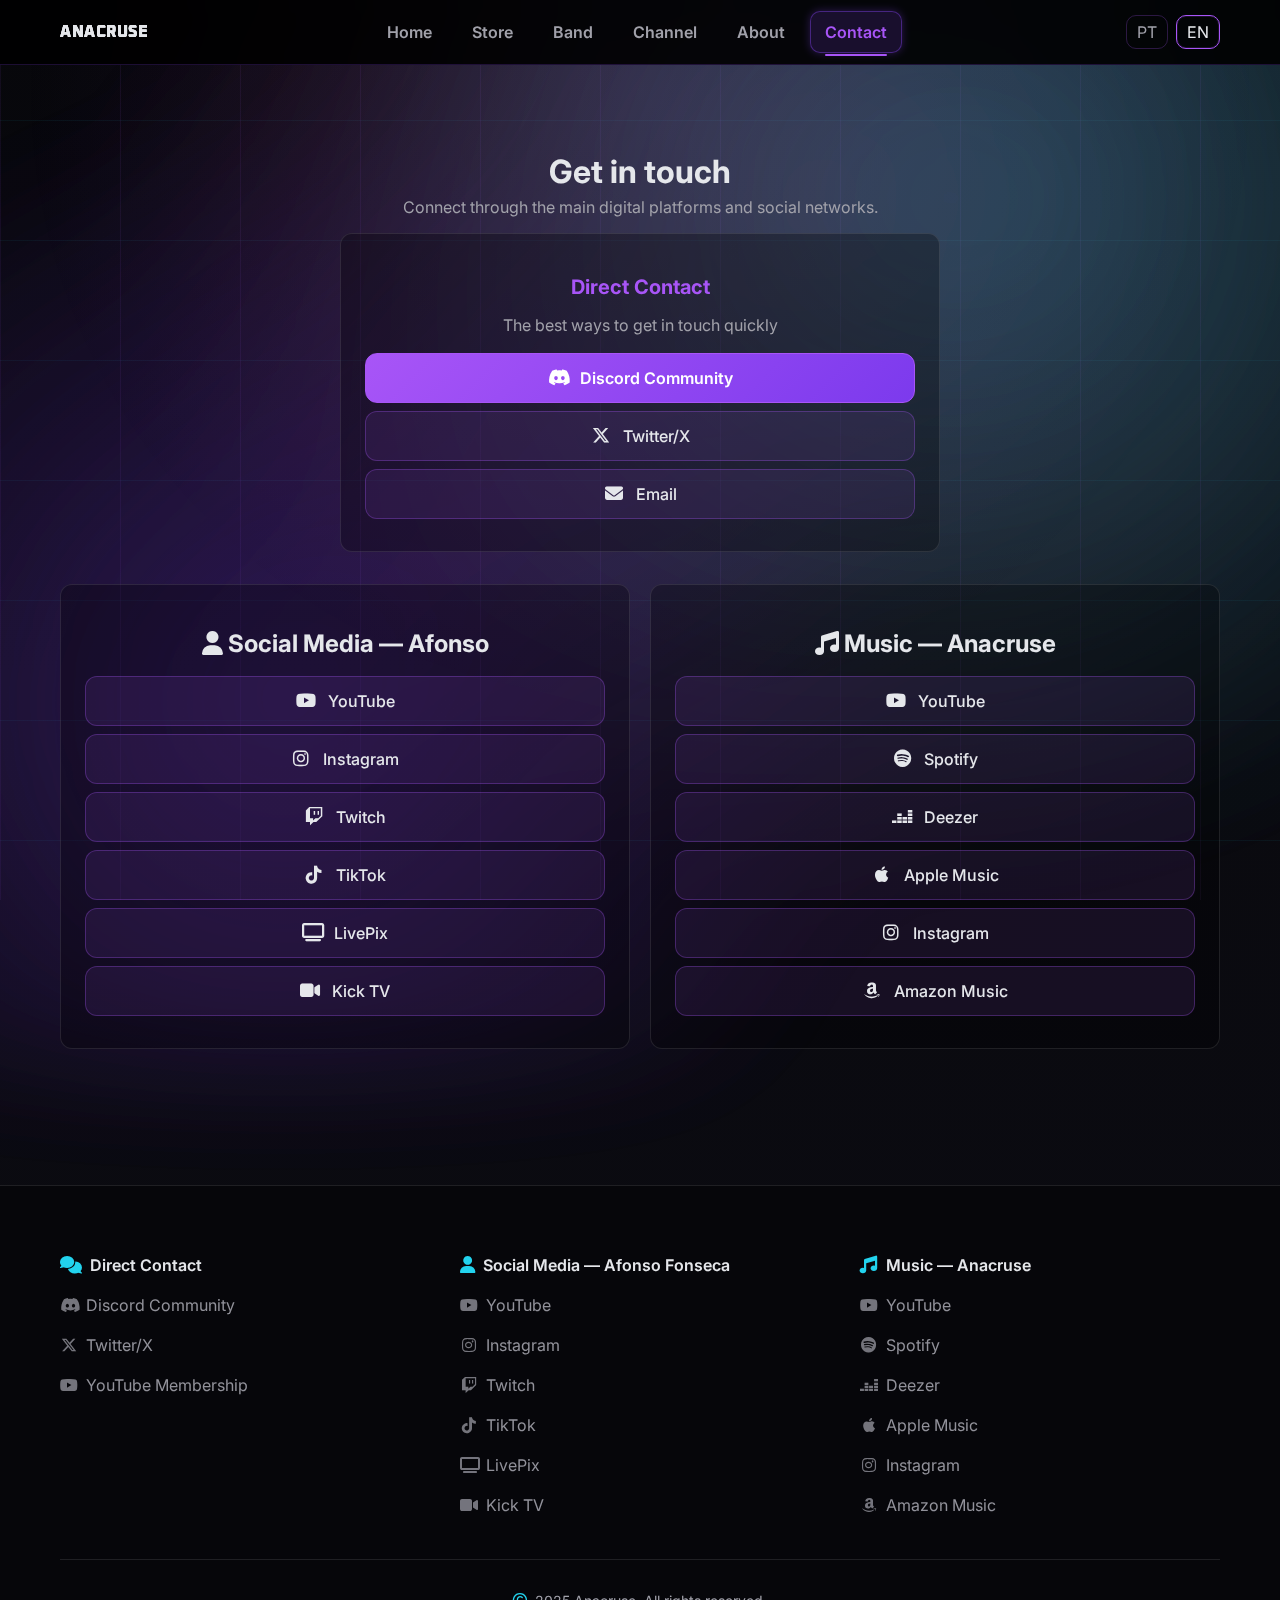
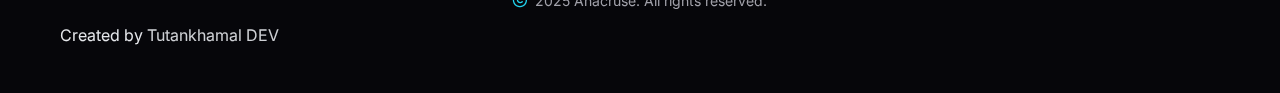
<file: eng/contact.html>
<!doctype html>
<html lang="en">
<head>
  <meta charset="utf-8" />
  <meta name="viewport" content="width=device-width, initial-scale=1" />
  <meta name="color-scheme" content="dark" />
  <title>Contact Anacruse — Discord, Social Media & Collaborations</title>
  <meta name="description" content="Connect with Anacruse through Discord community, social media platforms and email. Fast response for collaborations, partnerships and direct communication with the Rock band." />
  <meta name="keywords" content="contact Anacruse, Discord community, social media contact, collaborations, partnerships, Rock band contact, Afonso Fonseca contact" />
  <meta name="author" content="Anacruse" />
  <meta name="developer" content="André 'Tutankhamal' Borba" />
  <meta name="developer-website" content="https://tutankhamal.com" />
  <link rel="canonical" href="https://anacruse.com/eng/contact.html" />
  
  <!-- Open Graph / Facebook -->
  <meta property="og:type" content="website" />
  <meta property="og:url" content="https://anacruse.com/eng/contact.html" />
  <meta property="og:title" content="Contact Anacruse — Discord, Social Media & Collaborations" />
  <meta property="og:description" content="Connect with Anacruse through Discord community, social media platforms and email. Fast response for collaborations, partnerships and direct communication with the Rock band." />
  <meta property="og:image" content="https://i.imgur.com/05mus5v.png" />
  <meta property="og:site_name" content="Anacruse" />
  <meta property="og:locale" content="en_US" />
  
  <!-- Twitter -->
  <meta property="twitter:card" content="summary_large_image" />
  <meta property="twitter:url" content="https://anacruse.com/eng/contact.html" />
  <meta property="twitter:title" content="Contact Anacruse — Discord, Social Media & Collaborations" />
  <meta property="twitter:description" content="Connect with Anacruse through Discord community, social media platforms and email. Fast response for collaborations, partnerships and direct communication with the Rock band." />
  <meta property="twitter:image" content="https://i.imgur.com/05mus5v.png" />
  <meta property="twitter:creator" content="@oafonsofonseca" />
  
  <!-- Favicon -->
  <link rel="icon" type="image/x-icon" href="../assets/images/favicon.ico" />
  <link rel="apple-touch-icon" sizes="180x180" href="../assets/images/favicon.ico" />
  
  <link rel="preconnect" href="https://fonts.gstatic.com" crossorigin>
  <link href="https://fonts.googleapis.com/css2?family=Oxanium:wght@400;700;800&family=Inter:wght@400;600;700&display=swap" rel="stylesheet">
  <link rel="stylesheet" href="../assets/css/style.css" />
  <link rel="stylesheet" href="../assets/css/lite-yt-embed.css" />
  <link rel="stylesheet" href="https://cdnjs.cloudflare.com/ajax/libs/font-awesome/6.5.0/css/all.min.css" crossorigin="anonymous" referrerpolicy="no-referrer" />
</head>
<body>
  <div class="bg-wrap"><div class="bg-grid"></div><div class="bg-fog"></div></div>
  <header class="navbar">
    <div class="container navbar-inner">
      <a class="brand" href="./index.html"><span data-text="ANACRUSE">ANACRUSE</span></a>
      <nav class="nav-links">
        <a href="./index.html">Home</a>
        <a href="./store.html">Store</a>
        <a href="./band.html">Band</a>
        <a href="./channel.html">Channel</a>
        <a href="./about.html">About</a>
        <a href="./contact.html" aria-current="page">Contact</a>
      </nav>
      <div class="nav-actions">
        <div class="lang-switch" aria-label="Language">
          <a href="../ptbr/contato.html" onclick="localStorage.setItem('site_lang','ptbr')">PT</a>
          <a href="../eng/contact.html" class="active" onclick="localStorage.setItem('site_lang','eng')">EN</a>
        </div>
        <button class="hamb" aria-expanded="false"><span class="bar"></span></button>
      </div>
    </div>
    <div class="mobile-menu">
      <a href="./index.html">Home</a><a href="./store.html">Store</a><a href="./band.html">Band</a><a href="./channel.html">Channel</a><a href="./about.html">About</a><a href="./contact.html" aria-current="page">Contact</a>
    </div>
  </header>

  <main>
    <section class="section">
      <div class="container">
        <h1 class="m-0"><span class="glitch" data-text="Get in touch">Get in touch</span></h1>
        <p class="muted mt-1">Connect through the main digital platforms and social networks.</p>
        
        <!-- Priority Contact -->
        <div class="contact-section">
          <div class="contact-card" style="max-width: 600px; margin: 0 auto;">
            <h2 class="mt-0 mb-3 text-center"><span class="glitch" data-text="Direct Contact">Direct Contact</span></h2>
            <p class="muted text-center mb-3">The best ways to get in touch quickly</p>
            <a href="https://discord.com/invite/szrjjcsu4C" target="_blank" class="contact-btn primary">
              <i class="fa-brands fa-discord"></i> Discord Community
            </a>
            <a href="https://twitter.com/oafonsofonseca" target="_blank" class="contact-btn">
              <i class="fa-brands fa-x-twitter"></i> Twitter/X
            </a>
            <a href="mailto:contato@anacruse.com" class="contact-btn">
              <i class="fa-solid fa-envelope"></i> Email
            </a>
          </div>
        </div>

        <!-- Social Networks -->
        <div class="contact-grid">
          <!-- Afonso -->
          <div class="contact-card">
            <h2 class="mt-0 mb-3"><i class="fa-solid fa-user"></i> <span class="glitch" data-text="Social Media — Afonso">Social Media — Afonso</span></h2>
            <a href="https://www.youtube.com/@oafonsofonseca" target="_blank" class="contact-btn">
              <i class="fa-brands fa-youtube"></i> YouTube
            </a>
            <a href="https://www.instagram.com/oafonsofonseca/" target="_blank" class="contact-btn">
              <i class="fa-brands fa-instagram"></i> Instagram
            </a>
            <a href="https://twitch.tv/oafonsofonseca" target="_blank" class="contact-btn">
              <i class="fa-brands fa-twitch"></i> Twitch
            </a>
            <a href="https://www.tiktok.com/@oafonsofonseca" target="_blank" class="contact-btn">
              <i class="fa-brands fa-tiktok"></i> TikTok
            </a>
            <a href="http://livepix.gg/oafonsofonseca" target="_blank" class="contact-btn">
              <i class="fa-solid fa-tv"></i> LivePix
            </a>
            <a href="https://kick.com/oafonsofonseca" target="_blank" class="contact-btn">
              <i class="fa-solid fa-video"></i> Kick TV
            </a>
          </div>

          <!-- Anacruse -->
          <div class="contact-card">
            <h2 class="mt-0 mb-3"><i class="fa-solid fa-music"></i> <span class="glitch" data-text="Music — Anacruse">Music — Anacruse</span></h2>
            <a href="http://www.youtube.com/@Anacruse" target="_blank" class="contact-btn">
              <i class="fa-brands fa-youtube"></i> YouTube
            </a>
            <a href="https://open.spotify.com/artist/1ygyweEmqoFwre9xcM8oQY" target="_blank" class="contact-btn">
              <i class="fa-brands fa-spotify"></i> Spotify
            </a>
            <a href="https://www.deezer.com/us/artist/60329112" target="_blank" class="contact-btn">
              <i class="fa-brands fa-deezer"></i> Deezer
            </a>
            <a href="https://music.apple.com/us/artist/anacruse/1492830079" target="_blank" class="contact-btn">
              <i class="fa-brands fa-apple"></i> Apple Music
            </a>
            <a href="https://www.instagram.com/anacruseoficial" target="_blank" class="contact-btn">
              <i class="fa-brands fa-instagram"></i> Instagram
            </a>
            <a href="https://music.amazon.com.br/artists/B07NRSD5PB/anacruse" target="_blank" class="contact-btn">
              <i class="fa-brands fa-amazon"></i> Amazon Music
            </a>
          </div>
        </div>


      </div>
    </section>
  </main>

<footer class="footer">
    <div class="container">
      <div class="cols">
        <div>
          <h4><i class="fa-solid fa-comments"></i> Direct Contact</h4>
          <div class="footer-links">
            <a href="https://discord.com/invite/szrjjcsu4C" target="_blank" class="footer-link">
              <i class="fa-brands fa-discord"></i> Discord Community
            </a>
            <a href="https://twitter.com/oafonsofonseca" target="_blank" class="footer-link">
              <i class="fa-brands fa-x-twitter"></i> Twitter/X
            </a>
            <a href="https://www.youtube.com/channel/UCN1qsUWT7bElmmqmROlJpvw/join" target="_blank" class="footer-link">
              <i class="fa-brands fa-youtube"></i> YouTube Membership
            </a>
          </div>
        </div>
        <div>
          <h4><i class="fa-solid fa-user"></i> Social Media — Afonso Fonseca</h4>
          <div class="footer-links">
            <a href="https://www.youtube.com/@oafonsofonseca" target="_blank" class="footer-link">
              <i class="fa-brands fa-youtube"></i> YouTube
            </a>
            <a href="https://www.instagram.com/oafonsofonseca/" target="_blank" class="footer-link">
              <i class="fa-brands fa-instagram"></i> Instagram
            </a>
            <a href="https://twitch.tv/oafonsofonseca" target="_blank" class="footer-link">
              <i class="fa-brands fa-twitch"></i> Twitch
            </a>
            <a href="https://www.tiktok.com/@oafonsofonseca" target="_blank" class="footer-link">
              <i class="fa-brands fa-tiktok"></i> TikTok
            </a>
            <a href="http://livepix.gg/oafonsofonseca" target="_blank" class="footer-link">
              <i class="fa-solid fa-tv"></i> LivePix
            </a>
            <a href="https://kick.com/oafonsofonseca" target="_blank" class="footer-link">
              <i class="fa-solid fa-video"></i> Kick TV
            </a>
          </div>
        </div>
        <div>
          <h4><i class="fa-solid fa-music"></i> Music — Anacruse</h4>
          <div class="footer-links">
            <a href="http://www.youtube.com/@Anacruse" target="_blank" class="footer-link">
              <i class="fa-brands fa-youtube"></i> YouTube
            </a>
            <a href="https://open.spotify.com/artist/1ygyweEmqoFwre9xcM8oQY" target="_blank" class="footer-link">
              <i class="fa-brands fa-spotify"></i> Spotify
            </a>
            <a href="https://www.deezer.com/us/artist/60329112" target="_blank" class="footer-link">
              <i class="fa-brands fa-deezer"></i> Deezer
            </a>
            <a href="https://music.apple.com/us/artist/anacruse/1492830079" target="_blank" class="footer-link">
              <i class="fa-brands fa-apple"></i> Apple Music
            </a>
            <a href="https://www.instagram.com/anacruseoficial" target="_blank" class="footer-link">
              <i class="fa-brands fa-instagram"></i> Instagram
            </a>
            <a href="https://music.amazon.com.br/artists/B07NRSD5PB/anacruse" target="_blank" class="footer-link">
              <i class="fa-brands fa-amazon"></i> Amazon Music
            </a>
          </div>
        </div>
      </div>
      <p class="copy"><i class="fa-regular fa-copyright"></i> 2025 Anacruse. All rights reserved.</p>
      <p class="developer-credit">Created by <a href="https://tutankhamal.com" target="_blank" rel="noopener noreferrer">Tutankhamal DEV</a></p>
    </div>
  </footer>

  <script src="../assets/js/lite-yt-embed.js"></script>
  <script src="../assets/js/main.js"></script>
</body>
</html>
</file>
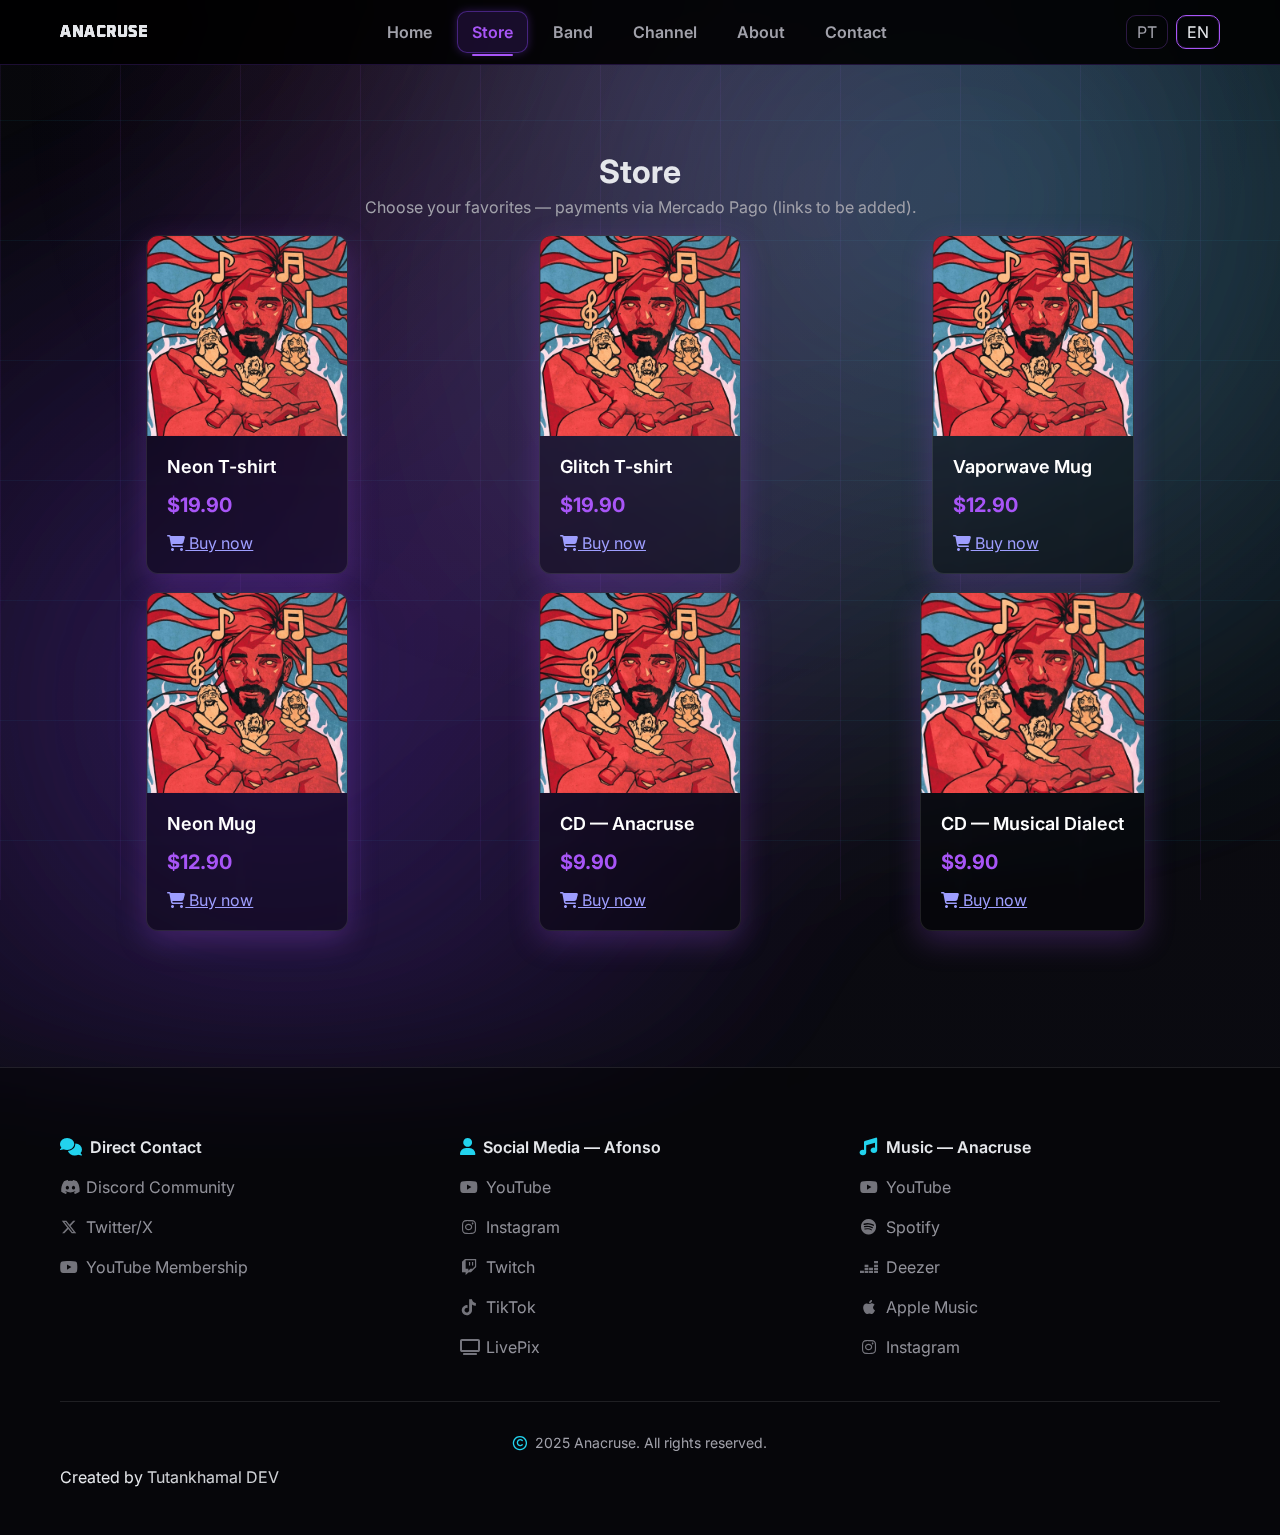
<file: eng/store.html>
<!doctype html>
<html lang="en">
<head>
  <meta charset="utf-8" />
  <meta name="viewport" content="width=device-width, initial-scale=1" />
  <meta name="color-scheme" content="dark" />
  <title>Official Store — Anacruse | T-shirts, Mugs & CDs</title>
  <meta name="description" content="Official Anacruse store. Buy exclusive t-shirts, themed mugs and signed CDs. Official merchandise with unique design and premium quality from the Rock band." />
  <meta name="keywords" content="Anacruse store, Rock merchandise, band t-shirts, Anacruse CDs, music mugs, official products, online music store" />
  <meta name="author" content="Anacruse" />
  <meta name="developer" content="André 'Tutankhamal' Borba" />
  <meta name="developer-website" content="https://tutankhamal.com" />
  <link rel="canonical" href="https://anacruse.com/eng/store.html" />
  
  <!-- Open Graph / Facebook -->
  <meta property="og:type" content="website" />
  <meta property="og:url" content="https://anacruse.com/eng/store.html" />
  <meta property="og:title" content="Official Store — Anacruse | T-shirts, Mugs & CDs" />
  <meta property="og:description" content="Official Anacruse store. Buy exclusive t-shirts, themed mugs and signed CDs. Official merchandise with unique design and premium quality from the Rock band." />
  <meta property="og:image" content="https://i.imgur.com/05mus5v.png" />
  <meta property="og:site_name" content="Anacruse" />
  <meta property="og:locale" content="en_US" />
  
  <!-- Twitter -->
  <meta property="twitter:card" content="summary_large_image" />
  <meta property="twitter:url" content="https://anacruse.com/eng/store.html" />
  <meta property="twitter:title" content="Official Store — Anacruse | T-shirts, Mugs & CDs" />
  <meta property="twitter:description" content="Official Anacruse store. Buy exclusive t-shirts, themed mugs and signed CDs. Official merchandise with unique design and premium quality from the Rock band." />
  <meta property="twitter:image" content="https://i.imgur.com/05mus5v.png" />
  <meta property="twitter:creator" content="@oafonsofonseca" />
  
  <!-- Favicon -->
  <link rel="icon" type="image/x-icon" href="../assets/images/favicon.ico" />
  <link rel="apple-touch-icon" sizes="180x180" href="../assets/images/favicon.ico" />
  
  <link rel="preconnect" href="https://fonts.gstatic.com" crossorigin>
  <link href="https://fonts.googleapis.com/css2?family=Oxanium:wght@400;700;800&family=Inter:wght@400;600;700&display=swap" rel="stylesheet">
  <link rel="stylesheet" href="../assets/css/style.css" />
  <link rel="stylesheet" href="../assets/css/lite-yt-embed.css" />
  <link rel="stylesheet" href="https://cdnjs.cloudflare.com/ajax/libs/font-awesome/6.5.0/css/all.min.css" crossorigin="anonymous" referrerpolicy="no-referrer" />
</head>
<body>
  <div class="bg-wrap"><div class="bg-grid"></div><div class="bg-fog"></div></div>
  <header class="navbar">
    <div class="container navbar-inner">
      <a class="brand" href="./index.html"><span data-text="ANACRUSE">ANACRUSE</span></a>
      <nav class="nav-links">
        <a href="./index.html">Home</a>
        <a href="./store.html" aria-current="page">Store</a>
        <a href="./band.html">Band</a>
        <a href="./channel.html">Channel</a>
        <a href="./about.html">About</a>
        <a href="./contact.html">Contact</a>
      </nav>
      <div class="nav-actions">
        <div class="lang-switch" aria-label="Language">
          <a href="../ptbr/loja.html" onclick="localStorage.setItem('site_lang','ptbr')">PT</a>
          <a href="../eng/store.html" class="active" onclick="localStorage.setItem('site_lang','eng')">EN</a>
        </div>
        <button class="hamb" aria-expanded="false"><span class="bar"></span></button>
      </div>
    </div>
    <div class="mobile-menu">
      <a href="./index.html">Home</a><a href="./store.html" aria-current="page">Store</a><a href="./band.html">Band</a><a href="./channel.html">Channel</a><a href="./about.html">About</a><a href="./contact.html">Contact</a>
    </div>
  </header>

  <main class="section">
    <div class="container">
      <h1 class="m-0"><span class="glitch" data-text="Store">Store</span></h1>
      <p class="muted mt-1">Choose your favorites — payments via Mercado Pago (links to be added).</p>
      <div class="grid cols-3 mt-3">
        <!-- 6 products -->
        <div class="surface product">
          <div class="thumb">
            <img src="../assets/images/main_logo.webp" alt="Neon T-shirt - Anacruse" />
          </div>
          <div class="body">
            <h3 class="title">Neon T-shirt</h3>
            <p class="price">$19.90</p>
            <a href="https://mpago.la/1mh5kow" target="_blank" rel="noopener noreferrer" class="mercadopago-button">
              <i class="fas fa-shopping-cart"></i>
              Buy now
            </a>
          </div>
        </div>
        <div class="surface product">
          <div class="thumb">
            <img src="../assets/images/main_logo.webp" alt="Glitch T-shirt - Anacruse" />
          </div>
          <div class="body">
            <h3 class="title">Glitch T-shirt</h3>
            <p class="price">$19.90</p>
            <a href="https://mpago.la/1mh5kow" target="_blank" rel="noopener noreferrer" class="mercadopago-button">
              <i class="fas fa-shopping-cart"></i>
              Buy now
            </a>
          </div>
        </div>
        <div class="surface product">
          <div class="thumb">
            <img src="../assets/images/main_logo.webp" alt="Vaporwave Mug - Anacruse" />
          </div>
          <div class="body">
            <h3 class="title">Vaporwave Mug</h3>
            <p class="price">$12.90</p>
            <a href="https://mpago.la/1mh5kow" target="_blank" rel="noopener noreferrer" class="mercadopago-button">
              <i class="fas fa-shopping-cart"></i>
              Buy now
            </a>
          </div>
        </div>
        <div class="surface product">
          <div class="thumb">
            <img src="../assets/images/main_logo.webp" alt="Neon Mug - Anacruse" />
          </div>
          <div class="body">
            <h3 class="title">Neon Mug</h3>
            <p class="price">$12.90</p>
            <a href="https://mpago.la/1mh5kow" target="_blank" rel="noopener noreferrer" class="mercadopago-button">
              <i class="fas fa-shopping-cart"></i>
              Buy now
            </a>
          </div>
        </div>
        <div class="surface product">
          <div class="thumb">
            <img src="../assets/images/main_logo.webp" alt="CD Anacruse" />
          </div>
          <div class="body">
            <h3 class="title">CD — Anacruse</h3>
            <p class="price">$9.90</p>
            <a href="https://mpago.la/1mh5kow" target="_blank" rel="noopener noreferrer" class="mercadopago-button">
              <i class="fas fa-shopping-cart"></i>
              Buy now
            </a>
          </div>
        </div>
        <div class="surface product">
          <div class="thumb">
            <img src="../assets/images/main_logo.webp" alt="CD Musical Dialect - Anacruse" />
          </div>
          <div class="body">
            <h3 class="title">CD — Musical Dialect</h3>
            <p class="price">$9.90</p>
            <a href="https://mpago.la/1mh5kow" target="_blank" rel="noopener noreferrer" class="mercadopago-button">
              <i class="fas fa-shopping-cart"></i>
              Buy now
            </a>
          </div>
        </div>
      </div>
    </div>
  </main>

  <footer class="footer">
    <div class="container">
      <div class="cols">
        <div>
          <h4><i class="fa-solid fa-comments"></i> Direct Contact</h4>
          <div class="footer-links">
            <a href="https://discord.com/invite/szrjjcsu4C" target="_blank" class="footer-link">
              <i class="fa-brands fa-discord"></i> Discord Community
            </a>
            <a href="https://twitter.com/oafonsofonseca" target="_blank" class="footer-link">
              <i class="fa-brands fa-x-twitter"></i> Twitter/X
            </a>
            <a href="https://www.youtube.com/channel/UCN1qsUWT7bElmmqmROlJpvw/join" target="_blank" class="footer-link">
              <i class="fa-brands fa-youtube"></i> YouTube Membership
            </a>
          </div>
        </div>
        <div>
          <h4><i class="fa-solid fa-user"></i> Social Media — Afonso</h4>
          <div class="footer-links">
            <a href="https://www.youtube.com/@oafonsofonseca" target="_blank" class="footer-link">
              <i class="fa-brands fa-youtube"></i> YouTube
            </a>
            <a href="https://www.instagram.com/oafonsofonseca/" target="_blank" class="footer-link">
              <i class="fa-brands fa-instagram"></i> Instagram
            </a>
            <a href="https://twitch.tv/oafonsofonseca" target="_blank" class="footer-link">
              <i class="fa-brands fa-twitch"></i> Twitch
            </a>
            <a href="https://www.tiktok.com/@oafonsofonseca" target="_blank" class="footer-link">
              <i class="fa-brands fa-tiktok"></i> TikTok
            </a>
            <a href="http://livepix.gg/oafonsofonseca" target="_blank" class="footer-link">
              <i class="fa-solid fa-tv"></i> LivePix
            </a>
          </div>
        </div>
        <div>
          <h4><i class="fa-solid fa-music"></i> Music — Anacruse</h4>
          <div class="footer-links">
            <a href="http://www.youtube.com/@Anacruse" target="_blank" class="footer-link">
              <i class="fa-brands fa-youtube"></i> YouTube
            </a>
            <a href="https://open.spotify.com/artist/1ygyweEmqoFwre9xcM8oQY" target="_blank" class="footer-link">
              <i class="fa-brands fa-spotify"></i> Spotify
            </a>
            <a href="https://www.deezer.com/us/artist/60329112" target="_blank" class="footer-link">
              <i class="fa-brands fa-deezer"></i> Deezer
            </a>
            <a href="https://music.apple.com/us/artist/anacruse/1492830079" target="_blank" class="footer-link">
              <i class="fa-brands fa-apple"></i> Apple Music
            </a>
            <a href="https://www.instagram.com/anacruseoficial" target="_blank" class="footer-link">
              <i class="fa-brands fa-instagram"></i> Instagram
            </a>
          </div>
        </div>
      </div>
      <p class="copy"><i class="fa-regular fa-copyright"></i> 2025 Anacruse. All rights reserved.</p>
      <p class="developer-credit">Created by <a href="https://tutankhamal.com" target="_blank" rel="noopener noreferrer">Tutankhamal DEV</a></p>
    </div>
  </footer>

  <script src="../assets/js/lite-yt-embed.js"></script>
  <script src="../assets/js/main.js"></script>
</body>
</html>
</file>
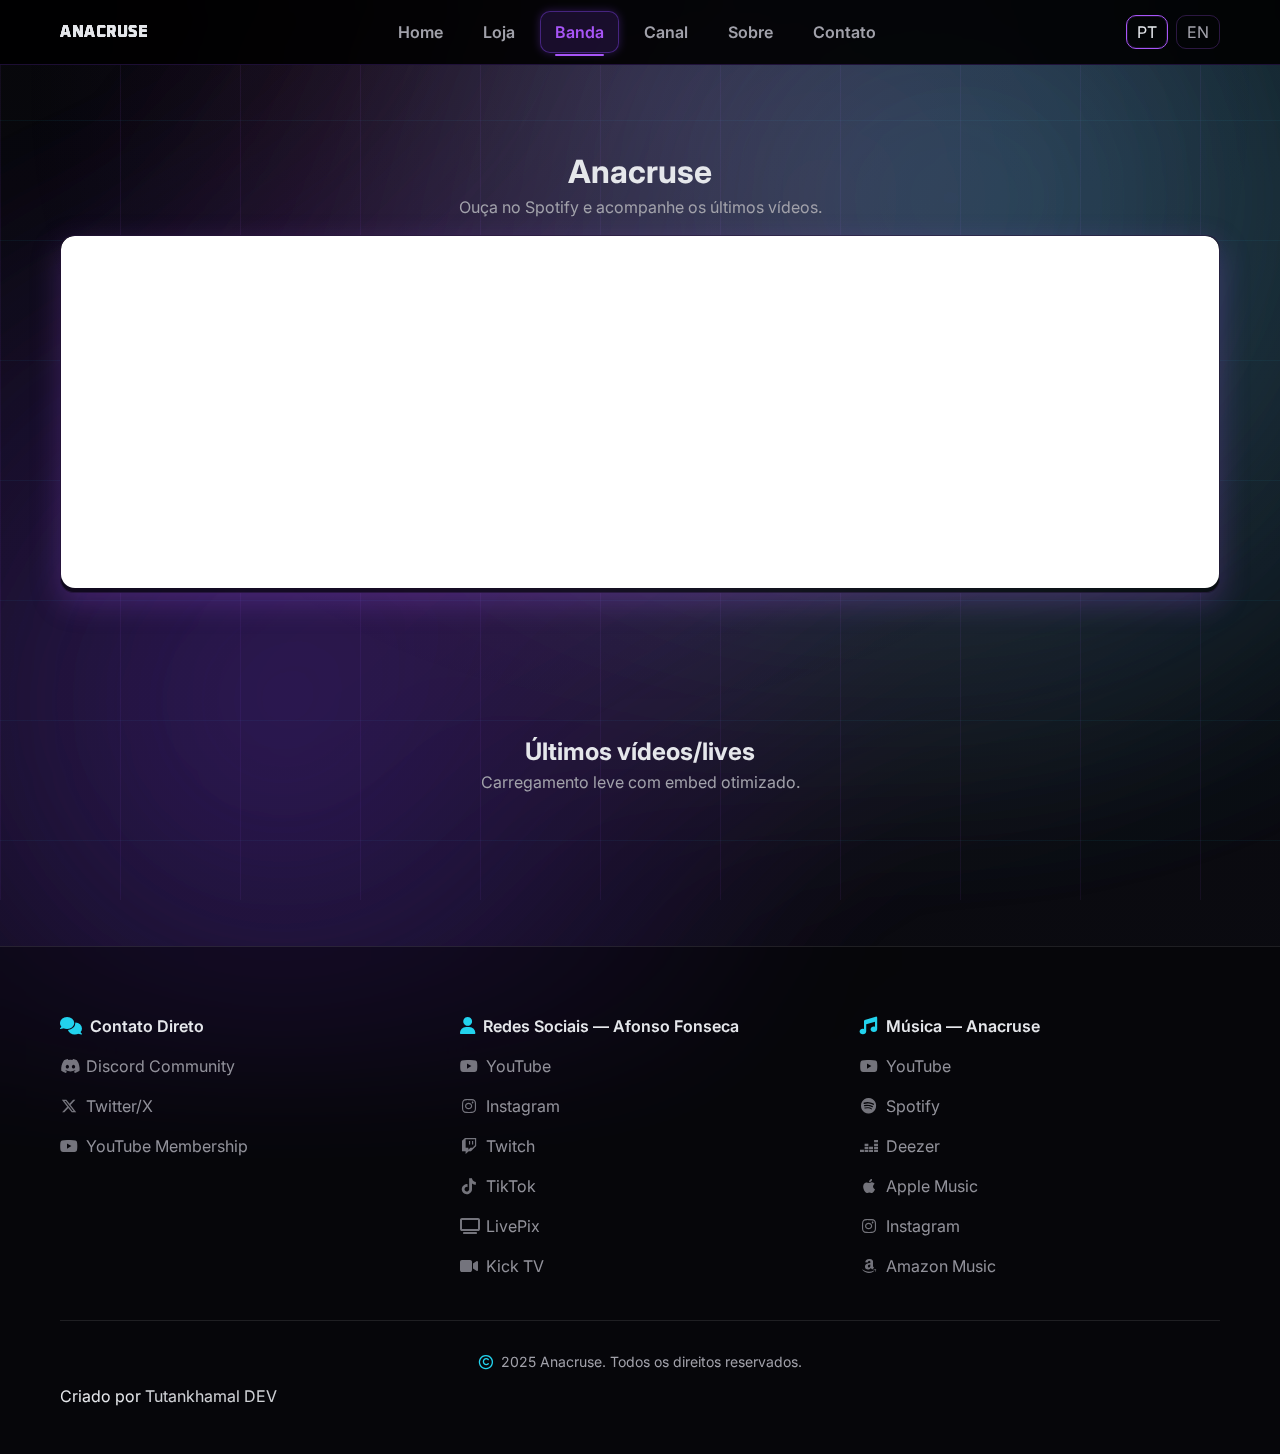
<file: ptbr/banda.html>
<!doctype html>
<html lang="pt-BR">
<head>
  <meta charset="utf-8" />
  <meta name="viewport" content="width=device-width, initial-scale=1" />
  <meta name="color-scheme" content="dark" />
  <title>Banda Anacruse — Rock | Spotify e Vídeos</title>
  <meta name="description" content="Conheça a banda Anacruse de Rock. Ouça no Spotify, assista aos últimos vídeos e lives. Música instrumental inovadora com elementos eletrônicos." />
  <meta name="keywords" content="Anacruse banda, Rock, música instrumental, Spotify Anacruse, vídeos banda, lives música, Rock Brasil" />
  <meta name="author" content="Anacruse" />
  <meta name="developer" content="André 'Tutankhamal' Borba" />
  <meta name="developer-website" content="https://tutankhamal.com" />
  <link rel="canonical" href="https://anacruse.com/ptbr/banda.html" />
  
  <!-- Open Graph / Facebook -->
  <meta property="og:type" content="website" />
  <meta property="og:url" content="https://anacruse.com/ptbr/banda.html" />
  <meta property="og:title" content="Banda Anacruse — Rock | Spotify e Vídeos" />
  <meta property="og:description" content="Conheça a banda Anacruse de Rock. Ouça no Spotify, assista aos últimos vídeos e lives. Música instrumental inovadora com elementos eletrônicos." />
  <meta property="og:image" content="https://i.imgur.com/05mus5v.png" />
  <meta property="og:site_name" content="Anacruse" />
  <meta property="og:locale" content="pt_BR" />
  
  <!-- Twitter -->
  <meta property="twitter:card" content="summary_large_image" />
  <meta property="twitter:url" content="https://anacruse.com/ptbr/banda.html" />
  <meta property="twitter:title" content="Banda Anacruse — Rock | Spotify e Vídeos" />
  <meta property="twitter:description" content="Conheça a banda Anacruse de Rock. Ouça no Spotify, assista aos últimos vídeos e lives. Música instrumental inovadora com elementos eletrônicos." />
  <meta property="twitter:image" content="https://i.imgur.com/05mus5v.png" />
  <meta property="twitter:creator" content="@oafonsofonseca" />
  
  <!-- Favicon -->
  <link rel="icon" type="image/x-icon" href="../assets/images/favicon.ico" />
  <link rel="apple-touch-icon" sizes="180x180" href="../assets/images/favicon.ico" />
  
  <link rel="preconnect" href="https://fonts.gstatic.com" crossorigin>
  <link href="https://fonts.googleapis.com/css2?family=Oxanium:wght@400;700;800&family=Inter:wght@400;600;700&display=swap" rel="stylesheet">
  <link rel="stylesheet" href="../assets/css/style.css" />
  <link rel="stylesheet" href="../assets/css/lite-yt-embed.css" />
  <link rel="stylesheet" href="https://cdnjs.cloudflare.com/ajax/libs/font-awesome/6.5.0/css/all.min.css" crossorigin="anonymous" referrerpolicy="no-referrer" />
</head>
<body>
  <div class="bg-wrap"><div class="bg-grid"></div><div class="bg-fog"></div></div>
  <header class="navbar">
    <div class="container navbar-inner">
      <a class="brand" href="./index.html"><span data-text="ANACRUSE">ANACRUSE</span></a>
      <nav class="nav-links">
        <a href="./index.html">Home</a>
        <a href="./loja.html">Loja</a>
        <a href="./banda.html" aria-current="page">Banda</a>
        <a href="./canal.html">Canal</a>
        <a href="./sobre.html">Sobre</a>
        <a href="./contato.html">Contato</a>
      </nav>
      <div class="nav-actions">
        <div class="lang-switch" aria-label="Idioma">
          <a href="../ptbr/banda.html" class="active" onclick="localStorage.setItem('site_lang','ptbr')">PT</a>
          <a href="../eng/band.html" onclick="localStorage.setItem('site_lang','eng')">EN</a>
        </div>
        <button class="hamb" aria-expanded="false"><span class="bar"></span></button>
      </div>
    </div>
    <div class="mobile-menu">
      <a href="./index.html">Home</a><a href="./loja.html">Loja</a><a href="./banda.html" aria-current="page">Banda</a><a href="./canal.html">Canal</a><a href="./sobre.html">Sobre</a><a href="./contato.html">Contato</a>
    </div>
  </header>

  <main>
    <section class="section">
      <div class="container">
        <h1 class="m-0"><span class="glitch" data-text="Anacruse">Anacruse</span></h1>
        <p class="muted mt-1">Ouça no Spotify e acompanhe os últimos vídeos.</p>
        <div class="surface mt-3" style="overflow:hidden">
          <iframe style="border-radius:14px" src="https://open.spotify.com/embed/artist/1ygyweEmqoFwre9xcM8oQY?utm_source=generator&theme=0" width="100%" height="352" frameborder="0" allowfullscreen="" loading="lazy" allow="autoplay; clipboard-write; encrypted-media; fullscreen; picture-in-picture"></iframe>
        </div>
      </div>
    </section>

    <section class="section" data-video-source="../assets/data/afonso-videos.json">
      <div class="container">
        <h2 class="m-0"><span class="glitch" data-text="Últimos vídeos/lives">Últimos vídeos/lives</span></h2>
        <p class="muted mt-1">Carregamento leve com embed otimizado.</p>
        <div class="grid cols-3 mt-3" id="video-grid">
          <!-- preenchido por JS com <lite-youtube> -->
        </div>
      </div>
    </section>
  </main>

   <footer class="footer">
    <div class="container">
      <div class="cols">
        <div>
          <h4><i class="fa-solid fa-comments"></i> Contato Direto</h4>
          <div class="footer-links">
            <a href="https://discord.com/invite/szrjjcsu4C" target="_blank" class="footer-link">
              <i class="fa-brands fa-discord"></i> Discord Community
            </a>
            <a href="https://twitter.com/oafonsofonseca" target="_blank" class="footer-link">
              <i class="fa-brands fa-x-twitter"></i> Twitter/X
            </a>
            <a href="https://www.youtube.com/channel/UCN1qsUWT7bElmmqmROlJpvw/join" target="_blank" class="footer-link">
              <i class="fa-brands fa-youtube"></i> YouTube Membership
            </a>
          </div>
        </div>
        <div>
          <h4><i class="fa-solid fa-user"></i> Redes Sociais — Afonso Fonseca</h4>
          <div class="footer-links">
            <a href="https://www.youtube.com/@oafonsofonseca" target="_blank" class="footer-link">
              <i class="fa-brands fa-youtube"></i> YouTube
            </a>
            <a href="https://www.instagram.com/oafonsofonseca/" target="_blank" class="footer-link">
              <i class="fa-brands fa-instagram"></i> Instagram
            </a>
            <a href="https://twitch.tv/oafonsofonseca" target="_blank" class="footer-link">
              <i class="fa-brands fa-twitch"></i> Twitch
            </a>
            <a href="https://www.tiktok.com/@oafonsofonseca" target="_blank" class="footer-link">
              <i class="fa-brands fa-tiktok"></i> TikTok
            </a>
            <a href="http://livepix.gg/oafonsofonseca" target="_blank" class="footer-link">
              <i class="fa-solid fa-tv"></i> LivePix
            </a>
            <a href="https://kick.com/oafonsofonseca" target="_blank" class="footer-link">
              <i class="fa-solid fa-video"></i> Kick TV
            </a>
          </div>
        </div>
        <div>
          <h4><i class="fa-solid fa-music"></i> Música — Anacruse</h4>
          <div class="footer-links">
            <a href="http://www.youtube.com/@Anacruse" target="_blank" class="footer-link">
              <i class="fa-brands fa-youtube"></i> YouTube
            </a>
            <a href="https://open.spotify.com/artist/1ygyweEmqoFwre9xcM8oQY" target="_blank" class="footer-link">
              <i class="fa-brands fa-spotify"></i> Spotify
            </a>
            <a href="https://www.deezer.com/us/artist/60329112" target="_blank" class="footer-link">
              <i class="fa-brands fa-deezer"></i> Deezer
            </a>
            <a href="https://music.apple.com/us/artist/anacruse/1492830079" target="_blank" class="footer-link">
              <i class="fa-brands fa-apple"></i> Apple Music
            </a>
            <a href="https://www.instagram.com/anacruseoficial" target="_blank" class="footer-link">
              <i class="fa-brands fa-instagram"></i> Instagram
            </a>
            <a href="https://music.amazon.com.br/artists/B07NRSD5PB/anacruse" target="_blank" class="footer-link">
              <i class="fa-brands fa-amazon"></i> Amazon Music
            </a>
          </div>
        </div>
      </div>
      <p class="copy"><i class="fa-regular fa-copyright"></i> 2025 Anacruse. Todos os direitos reservados.</p>
      <p class="developer-credit">Criado por <a href="https://tutankhamal.com" target="_blank" rel="noopener noreferrer">Tutankhamal DEV</a></p>
    </div>
  </footer>

  <script src="../assets/js/lite-yt-embed.js"></script>
  <script src="../assets/js/main.js"></script>
</body>
</html>
</file>
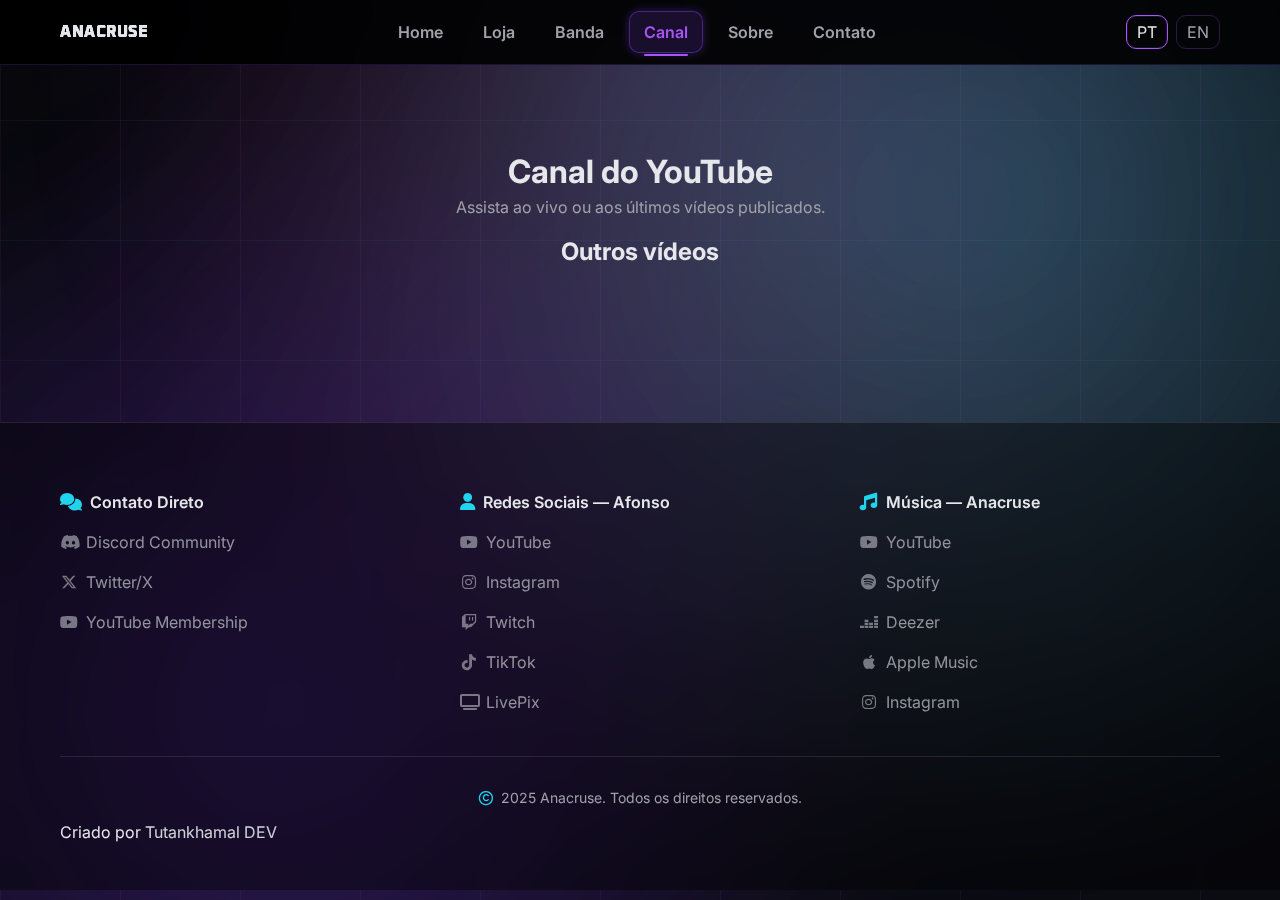
<file: ptbr/canal.html>
<!doctype html>
<html lang="pt-BR">
<head>
  <meta charset="utf-8" />
  <meta name="viewport" content="width=device-width, initial-scale=1" />
  <meta name="color-scheme" content="dark" />
  <title>Canal YouTube Anacruse — Vídeos e Lives de Rock Progressivo</title>
  <meta name="description" content="Canal oficial da Anacruse no YouTube. Assista aos vídeos musicais, lives exclusivas, making of e conteúdo inédito da banda de rock progressivo." />
  <meta name="keywords" content="Canal Anacruse YouTube, vídeos rock progressivo, lives Anacruse, YouTube música, canal oficial banda, vídeos musicais" />
  <meta name="author" content="Anacruse" />
  <meta name="developer" content="André 'Tutankhamal' Borba" />
  <meta name="developer-website" content="https://tutankhamal.com" />
  <link rel="canonical" href="https://anacruse.com/ptbr/canal.html" />
  
  <!-- Open Graph / Facebook -->
  <meta property="og:type" content="website" />
  <meta property="og:url" content="https://anacruse.com/ptbr/canal.html" />
  <meta property="og:title" content="Canal YouTube Anacruse — Vídeos e Lives de Rock Progressivo" />
  <meta property="og:description" content="Canal oficial da Anacruse no YouTube. Assista aos vídeos musicais, lives exclusivas, making of e conteúdo inédito da banda de rock progressivo." />
  <meta property="og:image" content="https://anacruse.com/assets/images/og-image.svg" />
  <meta property="og:site_name" content="Anacruse" />
  <meta property="og:locale" content="pt_BR" />
  
  <!-- Twitter -->
  <meta property="twitter:card" content="summary_large_image" />
  <meta property="twitter:url" content="https://anacruse.com/ptbr/canal.html" />
  <meta property="twitter:title" content="Canal YouTube Anacruse — Vídeos e Lives de Rock Progressivo" />
  <meta property="twitter:description" content="Canal oficial da Anacruse no YouTube. Assista aos vídeos musicais, lives exclusivas, making of e conteúdo inédito da banda de rock progressivo." />
  <meta property="twitter:image" content="https://anacruse.com/assets/images/og-image.svg" />
  <meta property="twitter:creator" content="@oafonsofonseca" />
  
  <!-- Favicon -->
  <link rel="icon" type="image/x-icon" href="../assets/images/favicon.ico" />
  <link rel="apple-touch-icon" sizes="180x180" href="../assets/images/favicon.ico" />
  
  <link rel="preconnect" href="https://fonts.gstatic.com" crossorigin>
  <link href="https://fonts.googleapis.com/css2?family=Oxanium:wght@400;700;800&family=Inter:wght@400;600;700&display=swap" rel="stylesheet">
  <link rel="stylesheet" href="../assets/css/style.css" />
  <link rel="stylesheet" href="../assets/css/lite-yt-embed.css" />
  <link rel="stylesheet" href="https://cdnjs.cloudflare.com/ajax/libs/font-awesome/6.5.0/css/all.min.css" crossorigin="anonymous" referrerpolicy="no-referrer" />
</head>
<body>
  <div class="bg-wrap"><div class="bg-grid"></div><div class="bg-fog"></div></div>
  <header class="navbar">
    <div class="container navbar-inner">
      <a class="brand" href="./index.html"><span data-text="ANACRUSE">ANACRUSE</span></a>
      <nav class="nav-links">
        <a href="./index.html">Home</a>
        <a href="./loja.html">Loja</a>
        <a href="./banda.html">Banda</a>
        <a href="./canal.html" aria-current="page">Canal</a>
        <a href="./sobre.html">Sobre</a>
        <a href="./contato.html">Contato</a>
      </nav>
      <div class="nav-actions">
        <div class="lang-switch" aria-label="Idioma">
          <a href="../ptbr/canal.html" class="active" onclick="localStorage.setItem('site_lang','ptbr')">PT</a>
          <a href="../eng/channel.html" onclick="localStorage.setItem('site_lang','eng')">EN</a>
        </div>
        <button class="hamb" aria-expanded="false"><span class="bar"></span></button>
      </div>
    </div>
    <div class="mobile-menu">
      <a href="./index.html">Home</a><a href="./loja.html">Loja</a><a href="./banda.html">Banda</a><a href="./canal.html" aria-current="page">Canal</a><a href="./sobre.html">Sobre</a><a href="./contato.html">Contato</a>
    </div>
  </header>

  <main>
    <section class="section" data-video-source="../assets/data/afonso-videos.json">
      <div class="container">
        <h1 class="m-0"><span class="glitch" data-text="Canal do YouTube">Canal do YouTube</span></h1>
        <p class="muted mt-1">Assista ao vivo ou aos últimos vídeos publicados.</p>
        
        <!-- Featured Video/Live -->
        <div class="mt-3" id="featured-video">
          <!-- preenchido por JS com <lite-youtube> -->
        </div>
        
        <h2 class="mt-5 mb-2"><span class="glitch" style="margin-top: 100px;" data-text="Outros vídeos">Outros vídeos</span></h2>
        <div class="grid cols-3 mt-2" id="video-grid">
          <!-- preenchido por JS com <lite-youtube> -->
        </div>
      </div>
    </section>
  </main>

  <footer class="footer">
    <div class="container">
      <div class="cols">
        <div>
          <h4><i class="fa-solid fa-comments"></i> Contato Direto</h4>
          <div class="footer-links">
            <a href="https://discord.com/invite/szrjjcsu4C" target="_blank" class="footer-link">
              <i class="fa-brands fa-discord"></i> Discord Community
            </a>
            <a href="https://twitter.com/oafonsofonseca" target="_blank" class="footer-link">
              <i class="fa-brands fa-x-twitter"></i> Twitter/X
            </a>
            <a href="https://www.youtube.com/channel/UCN1qsUWT7bElmmqmROlJpvw/join" target="_blank" class="footer-link">
              <i class="fa-brands fa-youtube"></i> YouTube Membership
            </a>
          </div>
        </div>
        <div>
          <h4><i class="fa-solid fa-user"></i> Redes Sociais — Afonso</h4>
          <div class="footer-links">
            <a href="https://www.youtube.com/@oafonsofonseca" target="_blank" class="footer-link">
              <i class="fa-brands fa-youtube"></i> YouTube
            </a>
            <a href="https://www.instagram.com/oafonsofonseca/" target="_blank" class="footer-link">
              <i class="fa-brands fa-instagram"></i> Instagram
            </a>
            <a href="https://twitch.tv/oafonsofonseca" target="_blank" class="footer-link">
              <i class="fa-brands fa-twitch"></i> Twitch
            </a>
            <a href="https://www.tiktok.com/@oafonsofonseca" target="_blank" class="footer-link">
              <i class="fa-brands fa-tiktok"></i> TikTok
            </a>
            <a href="http://livepix.gg/oafonsofonseca" target="_blank" class="footer-link">
              <i class="fa-solid fa-tv"></i> LivePix
            </a>
          </div>
        </div>
        <div>
          <h4><i class="fa-solid fa-music"></i> Música — Anacruse</h4>
          <div class="footer-links">
            <a href="http://www.youtube.com/@Anacruse" target="_blank" class="footer-link">
              <i class="fa-brands fa-youtube"></i> YouTube
            </a>
            <a href="https://open.spotify.com/artist/1ygyweEmqoFwre9xcM8oQY" target="_blank" class="footer-link">
              <i class="fa-brands fa-spotify"></i> Spotify
            </a>
            <a href="https://www.deezer.com/us/artist/60329112" target="_blank" class="footer-link">
              <i class="fa-brands fa-deezer"></i> Deezer
            </a>
            <a href="https://music.apple.com/us/artist/anacruse/1492830079" target="_blank" class="footer-link">
              <i class="fa-brands fa-apple"></i> Apple Music
            </a>
            <a href="https://www.instagram.com/anacruseoficial" target="_blank" class="footer-link">
              <i class="fa-brands fa-instagram"></i> Instagram
            </a>
          </div>
        </div>
      </div>
      <p class="copy"><i class="fa-regular fa-copyright"></i> 2025 Anacruse. Todos os direitos reservados.</p>
      <p class="developer-credit">Criado por <a href="https://tutankhamal.com" target="_blank" rel="noopener noreferrer">Tutankhamal DEV</a></p>
    </div>
  </footer>

  <script src="../assets/js/lite-yt-embed.js"></script>
  <script src="../assets/js/main.js"></script>
</body>
</html>
</file>
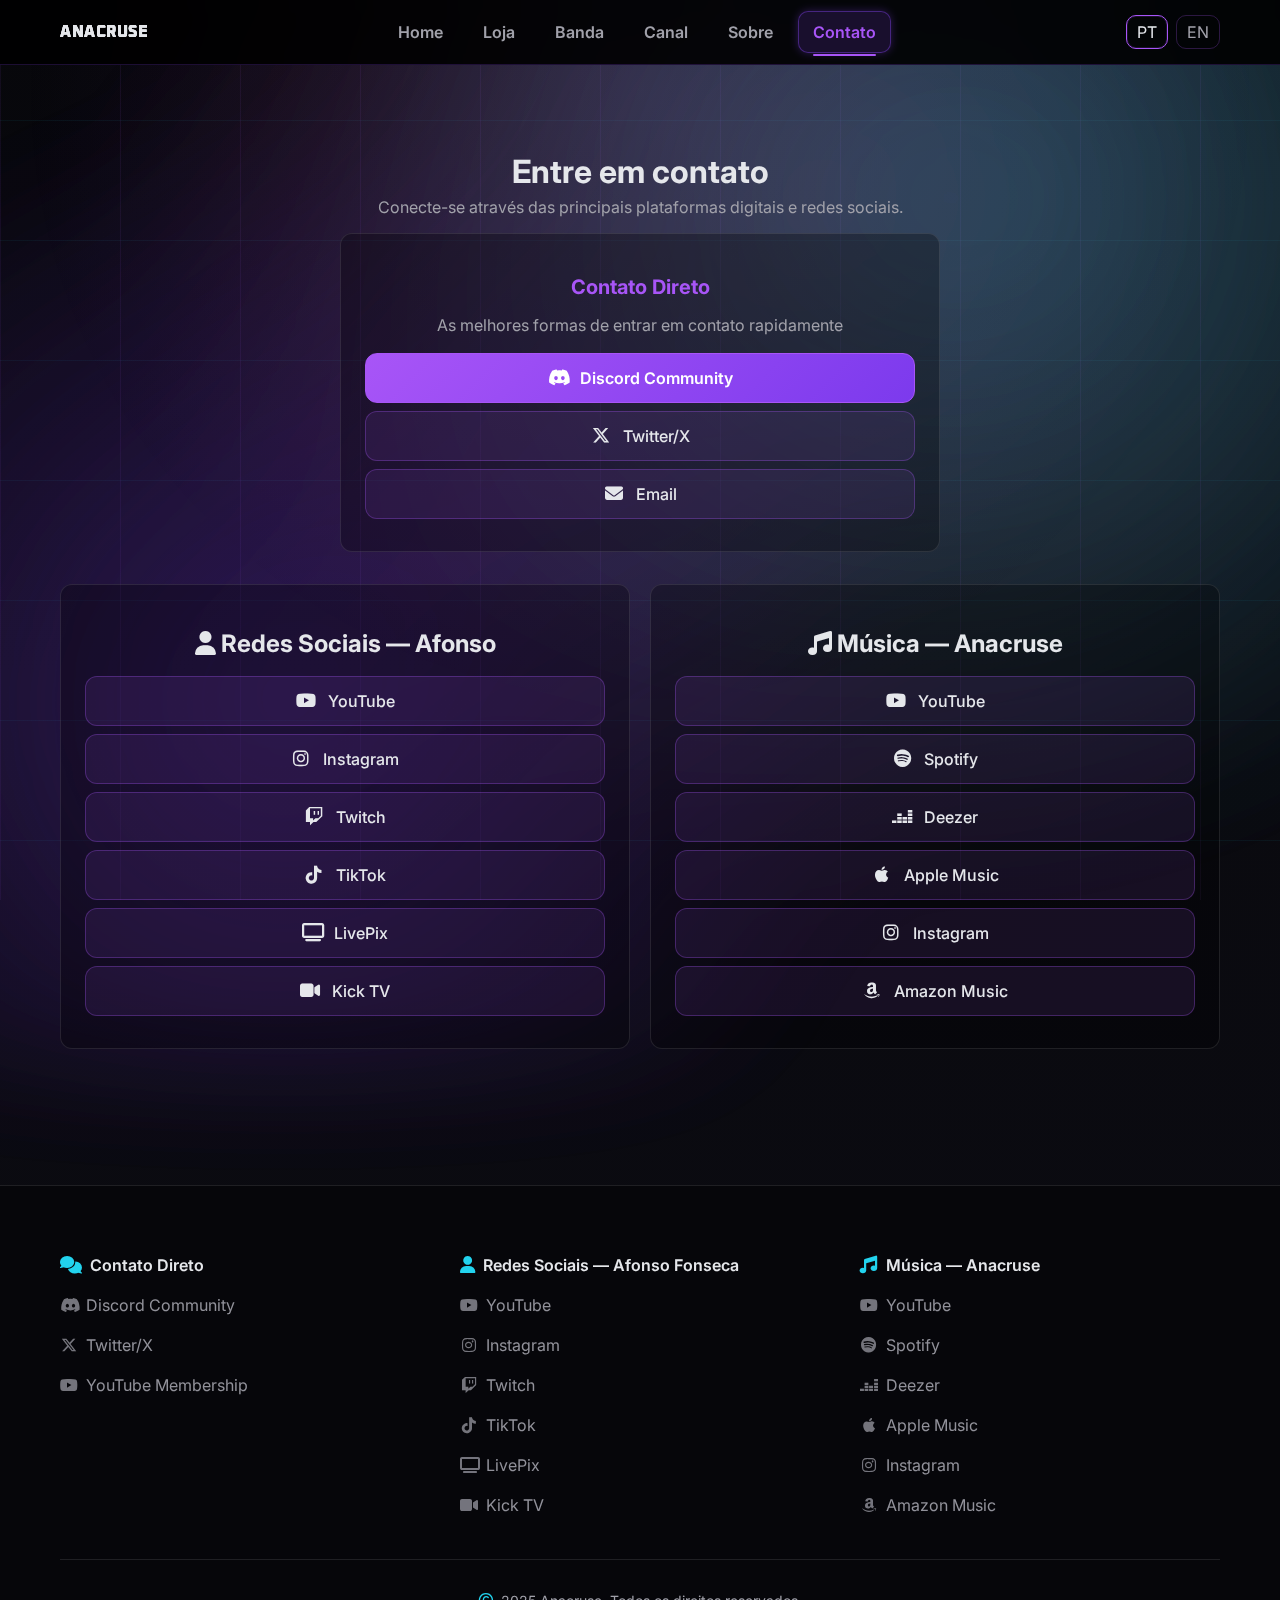
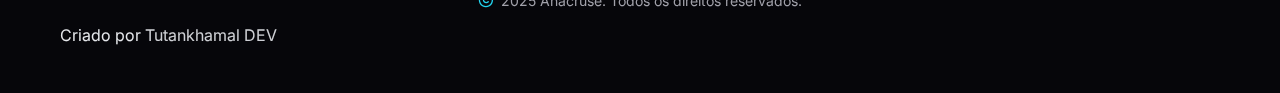
<file: ptbr/contato.html>
<!doctype html>
<html lang="pt-BR">
<head>
  <meta charset="utf-8" />
  <meta name="viewport" content="width=device-width, initial-scale=1" />
  <meta name="color-scheme" content="dark" />
  <title>Contato Anacruse — Discord, Email e Redes Sociais</title>
  <meta name="description" content="Entre em contato com a banda Anacruse. Discord Community para resposta rápida, email direto, redes sociais e plataformas de música. Colaborações e parcerias." />
  <meta name="keywords" content="contato Anacruse, Discord Anacruse, email banda, redes sociais Anacruse, colaborações música, parcerias Rock" />
  <meta name="author" content="Anacruse" />
  <meta name="developer" content="André 'Tutankhamal' Borba" />
  <meta name="developer-website" content="https://tutankhamal.com" />
  <link rel="canonical" href="https://anacruse.com/ptbr/contato.html" />
  
  <!-- Open Graph / Facebook -->
  <meta property="og:type" content="website" />
  <meta property="og:url" content="https://anacruse.com/ptbr/contato.html" />
  <meta property="og:title" content="Contato Anacruse — Discord, Email e Redes Sociais" />
  <meta property="og:description" content="Entre em contato com a banda Anacruse. Discord Community para resposta rápida, email direto, redes sociais e plataformas de música. Colaborações e parcerias." />
  <meta property="og:image" content="https://i.imgur.com/05mus5v.png" />
  <meta property="og:site_name" content="Anacruse" />
  <meta property="og:locale" content="pt_BR" />
  
  <!-- Twitter -->
  <meta property="twitter:card" content="summary_large_image" />
  <meta property="twitter:url" content="https://anacruse.com/ptbr/contato.html" />
  <meta property="twitter:title" content="Contato Anacruse — Discord, Email e Redes Sociais" />
  <meta property="twitter:description" content="Entre em contato com a banda Anacruse. Discord Community para resposta rápida, email direto, redes sociais e plataformas de música. Colaborações e parcerias." />
  <meta property="twitter:image" content="https://i.imgur.com/05mus5v.png" />
  <meta property="twitter:creator" content="@oafonsofonseca" />
  
  <!-- Favicon -->
  <link rel="icon" type="image/x-icon" href="../assets/images/favicon.ico" />
  <link rel="apple-touch-icon" sizes="180x180" href="../assets/images/favicon.ico" />
  
  <link rel="preconnect" href="https://fonts.gstatic.com" crossorigin>
  <link href="https://fonts.googleapis.com/css2?family=Oxanium:wght@400;700;800&family=Inter:wght@400;600;700&display=swap" rel="stylesheet">
  <link rel="stylesheet" href="../assets/css/style.css" />
  <link rel="stylesheet" href="../assets/css/lite-yt-embed.css" />
  <link rel="stylesheet" href="https://cdnjs.cloudflare.com/ajax/libs/font-awesome/6.5.0/css/all.min.css" crossorigin="anonymous" referrerpolicy="no-referrer" />
</head>
<body>
  <div class="bg-wrap"><div class="bg-grid"></div><div class="bg-fog"></div></div>
  <header class="navbar">
    <div class="container navbar-inner">
      <a class="brand" href="./index.html"><span data-text="ANACRUSE">ANACRUSE</span></a>
      <nav class="nav-links">
        <a href="./index.html">Home</a>
        <a href="./loja.html">Loja</a>
        <a href="./banda.html">Banda</a>
        <a href="./canal.html">Canal</a>
        <a href="./sobre.html">Sobre</a>
        <a href="./contato.html" aria-current="page">Contato</a>
      </nav>
      <div class="nav-actions">
        <div class="lang-switch" aria-label="Idioma">
          <a href="../ptbr/contato.html" class="active" onclick="localStorage.setItem('site_lang','ptbr')">PT</a>
          <a href="../eng/contact.html" onclick="localStorage.setItem('site_lang','eng')">EN</a>
        </div>
        <button class="hamb" aria-expanded="false"><span class="bar"></span></button>
      </div>
    </div>
    <div class="mobile-menu">
      <a href="./index.html">Home</a><a href="./loja.html">Loja</a><a href="./banda.html">Banda</a><a href="./canal.html">Canal</a><a href="./sobre.html">Sobre</a><a href="./contato.html" aria-current="page">Contato</a>
    </div>
  </header>

  <main>
    <section class="section">
      <div class="container">
        <h1 class="m-0"><span class="glitch" data-text="Entre em contato">Entre em contato</span></h1>
        <p class="muted mt-1">Conecte-se através das principais plataformas digitais e redes sociais.</p>
        
        <!-- Contato Prioritário -->
        <div class="contact-section">
          <div class="contact-card" style="max-width: 600px; margin: 0 auto;">
            <h2 class="mt-0 mb-3 text-center"><span class="glitch" data-text="Contato Direto">Contato Direto</span></h2>
            <p class="muted text-center mb-3">As melhores formas de entrar em contato rapidamente</p>
            <a href="https://discord.com/invite/szrjjcsu4C" target="_blank" class="contact-btn primary">
              <i class="fa-brands fa-discord"></i> Discord Community
            </a>
            <a href="https://twitter.com/oafonsofonseca" target="_blank" class="contact-btn">
              <i class="fa-brands fa-x-twitter"></i> Twitter/X
            </a>
            <a href="mailto:contato@anacruse.com" class="contact-btn">
              <i class="fa-solid fa-envelope"></i> Email
            </a>
          </div>
        </div>

        <!-- Redes Sociais -->
        <div class="contact-grid">
          <!-- Afonso -->
          <div class="contact-card">
            <h2 class="mt-0 mb-3"><i class="fa-solid fa-user"></i> <span class="glitch" data-text="Redes Sociais — Afonso">Redes Sociais — Afonso</span></h2>
            <a href="https://www.youtube.com/@oafonsofonseca" target="_blank" class="contact-btn">
              <i class="fa-brands fa-youtube"></i> YouTube
            </a>
            <a href="https://www.instagram.com/oafonsofonseca/" target="_blank" class="contact-btn">
              <i class="fa-brands fa-instagram"></i> Instagram
            </a>
            <a href="https://twitch.tv/oafonsofonseca" target="_blank" class="contact-btn">
              <i class="fa-brands fa-twitch"></i> Twitch
            </a>
            <a href="https://www.tiktok.com/@oafonsofonseca" target="_blank" class="contact-btn">
              <i class="fa-brands fa-tiktok"></i> TikTok
            </a>
            <a href="http://livepix.gg/oafonsofonseca" target="_blank" class="contact-btn">
              <i class="fa-solid fa-tv"></i> LivePix
            </a>
            <a href="https://kick.com/oafonsofonseca" target="_blank" class="contact-btn">
              <i class="fa-solid fa-video"></i> Kick TV
            </a>
          </div>

          <!-- Anacruse -->
          <div class="contact-card">
            <h2 class="mt-0 mb-3"><i class="fa-solid fa-music"></i> <span class="glitch" data-text="Música — Anacruse">Música — Anacruse</span></h2>
            <a href="http://www.youtube.com/@Anacruse" target="_blank" class="contact-btn">
              <i class="fa-brands fa-youtube"></i> YouTube
            </a>
            <a href="https://open.spotify.com/artist/1ygyweEmqoFwre9xcM8oQY" target="_blank" class="contact-btn">
              <i class="fa-brands fa-spotify"></i> Spotify
            </a>
            <a href="https://www.deezer.com/us/artist/60329112" target="_blank" class="contact-btn">
              <i class="fa-brands fa-deezer"></i> Deezer
            </a>
            <a href="https://music.apple.com/us/artist/anacruse/1492830079" target="_blank" class="contact-btn">
              <i class="fa-brands fa-apple"></i> Apple Music
            </a>
            <a href="https://www.instagram.com/anacruseoficial" target="_blank" class="contact-btn">
              <i class="fa-brands fa-instagram"></i> Instagram
            </a>
            <a href="https://music.amazon.com.br/artists/B07NRSD5PB/anacruse" target="_blank" class="contact-btn">
              <i class="fa-brands fa-amazon"></i> Amazon Music
            </a>
          </div>
        </div>


      </div>
    </section>
  </main>

  <footer class="footer">
    <div class="container">
      <div class="cols">
        <div>
          <h4><i class="fa-solid fa-comments"></i> Contato Direto</h4>
          <div class="footer-links">
            <a href="https://discord.com/invite/szrjjcsu4C" target="_blank" class="footer-link">
              <i class="fa-brands fa-discord"></i> Discord Community
            </a>
            <a href="https://twitter.com/oafonsofonseca" target="_blank" class="footer-link">
              <i class="fa-brands fa-x-twitter"></i> Twitter/X
            </a>
            <a href="https://www.youtube.com/channel/UCN1qsUWT7bElmmqmROlJpvw/join" target="_blank" class="footer-link">
              <i class="fa-brands fa-youtube"></i> YouTube Membership
            </a>
          </div>
        </div>
        <div>
          <h4><i class="fa-solid fa-user"></i> Redes Sociais — Afonso Fonseca</h4>
          <div class="footer-links">
            <a href="https://www.youtube.com/@oafonsofonseca" target="_blank" class="footer-link">
              <i class="fa-brands fa-youtube"></i> YouTube
            </a>
            <a href="https://www.instagram.com/oafonsofonseca/" target="_blank" class="footer-link">
              <i class="fa-brands fa-instagram"></i> Instagram
            </a>
            <a href="https://twitch.tv/oafonsofonseca" target="_blank" class="footer-link">
              <i class="fa-brands fa-twitch"></i> Twitch
            </a>
            <a href="https://www.tiktok.com/@oafonsofonseca" target="_blank" class="footer-link">
              <i class="fa-brands fa-tiktok"></i> TikTok
            </a>
            <a href="http://livepix.gg/oafonsofonseca" target="_blank" class="footer-link">
              <i class="fa-solid fa-tv"></i> LivePix
            </a>
            <a href="https://kick.com/oafonsofonseca" target="_blank" class="footer-link">
              <i class="fa-solid fa-video"></i> Kick TV
            </a>
          </div>
        </div>
        <div>
          <h4><i class="fa-solid fa-music"></i> Música — Anacruse</h4>
          <div class="footer-links">
            <a href="http://www.youtube.com/@Anacruse" target="_blank" class="footer-link">
              <i class="fa-brands fa-youtube"></i> YouTube
            </a>
            <a href="https://open.spotify.com/artist/1ygyweEmqoFwre9xcM8oQY" target="_blank" class="footer-link">
              <i class="fa-brands fa-spotify"></i> Spotify
            </a>
            <a href="https://www.deezer.com/us/artist/60329112" target="_blank" class="footer-link">
              <i class="fa-brands fa-deezer"></i> Deezer
            </a>
            <a href="https://music.apple.com/us/artist/anacruse/1492830079" target="_blank" class="footer-link">
              <i class="fa-brands fa-apple"></i> Apple Music
            </a>
            <a href="https://www.instagram.com/anacruseoficial" target="_blank" class="footer-link">
              <i class="fa-brands fa-instagram"></i> Instagram
            </a>
            <a href="https://music.amazon.com.br/artists/B07NRSD5PB/anacruse" target="_blank" class="footer-link">
              <i class="fa-brands fa-amazon"></i> Amazon Music
            </a>
          </div>
        </div>
      </div>
      <p class="copy"><i class="fa-regular fa-copyright"></i> 2025 Anacruse. Todos os direitos reservados.</p>
      <p class="developer-credit">Criado por <a href="https://tutankhamal.com" target="_blank" rel="noopener noreferrer">Tutankhamal DEV</a></p>
    </div>
  </footer>

  <script src="../assets/js/lite-yt-embed.js"></script>
  <script src="../assets/js/main.js"></script>
</body>
</html>
</file>
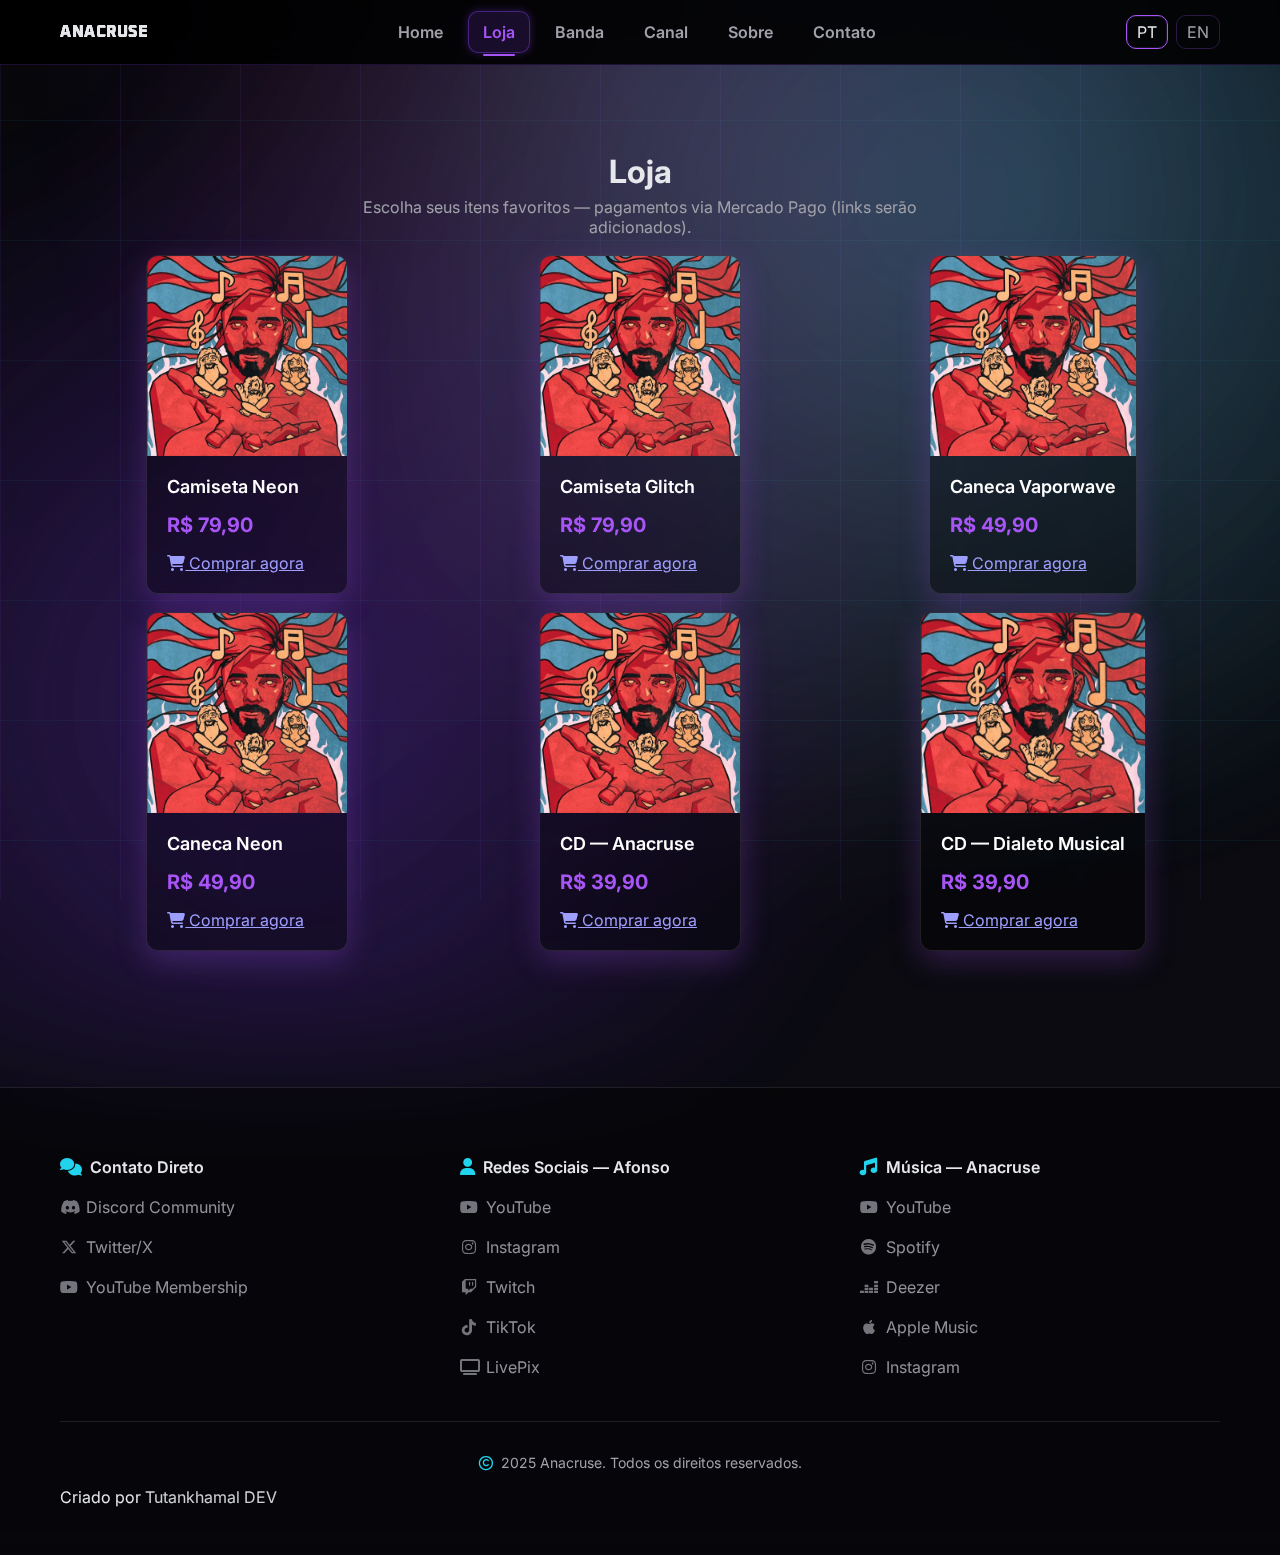
<file: ptbr/loja.html>
<!doctype html>
<html lang="pt-BR">
<head>
  <meta charset="utf-8" />
  <meta name="viewport" content="width=device-width, initial-scale=1" />
  <meta name="color-scheme" content="dark" />
  <title>Loja Oficial — Anacruse | Camisetas, Canecas e CDs</title>
  <meta name="description" content="Loja oficial da banda Anacruse. Compre camisetas exclusivas, canecas temáticas e CDs autografados. Produtos oficiais com design único e qualidade premium." />
  <meta name="keywords" content="Anacruse loja, camisetas rock progressivo, merchandise banda, CDs Anacruse, canecas música, produtos oficiais, loja online música" />
  <meta name="author" content="Anacruse" />
  <meta name="developer" content="André 'Tutankhamal' Borba" />
  <meta name="developer-website" content="https://tutankhamal.com" />
  <link rel="canonical" href="https://anacruse.com/ptbr/loja.html" />
  
  <!-- Open Graph / Facebook -->
  <meta property="og:type" content="website" />
  <meta property="og:url" content="https://anacruse.com/ptbr/loja.html" />
  <meta property="og:title" content="Loja Oficial — Anacruse | Camisetas, Canecas e CDs" />
  <meta property="og:description" content="Loja oficial da banda Anacruse. Compre camisetas exclusivas, canecas temáticas e CDs autografados. Produtos oficiais com design único e qualidade premium." />
  <meta property="og:image" content="https://anacruse.com/assets/images/og-image.svg" />
  <meta property="og:site_name" content="Anacruse" />
  <meta property="og:locale" content="pt_BR" />
  
  <!-- Twitter -->
  <meta property="twitter:card" content="summary_large_image" />
  <meta property="twitter:url" content="https://anacruse.com/ptbr/loja.html" />
  <meta property="twitter:title" content="Loja Oficial — Anacruse | Camisetas, Canecas e CDs" />
  <meta property="twitter:description" content="Loja oficial da banda Anacruse. Compre camisetas exclusivas, canecas temáticas e CDs autografados. Produtos oficiais com design único e qualidade premium." />
  <meta property="twitter:image" content="https://anacruse.com/assets/images/og-image.svg" />
  <meta property="twitter:creator" content="@oafonsofonseca" />
  
  <!-- Favicon -->
  <link rel="icon" type="image/x-icon" href="../assets/images/favicon.ico" />
  <link rel="apple-touch-icon" sizes="180x180" href="../assets/images/favicon.ico" />
  
  <link rel="preconnect" href="https://fonts.gstatic.com" crossorigin>
  <link href="https://fonts.googleapis.com/css2?family=Oxanium:wght@400;700;800&family=Inter:wght@400;600;700&display=swap" rel="stylesheet">
  <link rel="stylesheet" href="../assets/css/style.css" />
  <link rel="stylesheet" href="../assets/css/lite-yt-embed.css" />
  <link rel="stylesheet" href="https://cdnjs.cloudflare.com/ajax/libs/font-awesome/6.5.0/css/all.min.css" crossorigin="anonymous" referrerpolicy="no-referrer" />
</head>
<body>
  <div class="bg-wrap"><div class="bg-grid"></div><div class="bg-fog"></div></div>
  <header class="navbar">
    <div class="container navbar-inner">
      <a class="brand" href="./index.html"><span data-text="ANACRUSE">ANACRUSE</span></a>
      <nav class="nav-links">
        <a href="./index.html">Home</a>
        <a href="./loja.html" aria-current="page">Loja</a>
        <a href="./banda.html">Banda</a>
        <a href="./canal.html">Canal</a>
        <a href="./sobre.html">Sobre</a>
        <a href="./contato.html">Contato</a>
      </nav>
      <div class="nav-actions">
        <div class="lang-switch" aria-label="Idioma">
          <a href="../ptbr/loja.html" class="active" onclick="localStorage.setItem('site_lang','ptbr')">PT</a>
          <a href="../eng/store.html" onclick="localStorage.setItem('site_lang','eng')">EN</a>
        </div>
        <button class="hamb" aria-expanded="false"><span class="bar"></span></button>
      </div>
    </div>
    <div class="mobile-menu">
      <a href="./index.html">Home</a><a href="./loja.html" aria-current="page">Loja</a><a href="./banda.html">Banda</a><a href="./canal.html">Canal</a><a href="./sobre.html">Sobre</a><a href="./contato.html">Contato</a>
    </div>
  </header>

  <main class="section">
    <div class="container">
      <h1 class="m-0"><span class="glitch" data-text="Loja">Loja</span></h1>
      <p class="muted mt-1">Escolha seus itens favoritos — pagamentos via Mercado Pago (links serão adicionados).</p>
      <div class="grid cols-3 mt-3">
        <!-- 6 produtos fictícios -->
        <div class="surface product">
          <div class="thumb">
            <img src="../assets/images/main_logo.webp" alt="Camiseta Neon - Anacruse" />
          </div>
          <div class="body">
            <h3 class="title">Camiseta Neon</h3>
            <p class="price">R$ 79,90</p>
            <a href="https://mpago.la/1mh5kow" target="_blank" rel="noopener noreferrer" class="mercadopago-button">
              <i class="fas fa-shopping-cart"></i>
              Comprar agora
            </a>
          </div>
        </div>
        <div class="surface product">
          <div class="thumb">
            <img src="../assets/images/main_logo.webp" alt="Camiseta Glitch - Anacruse" />
          </div>
          <div class="body">
            <h3 class="title">Camiseta Glitch</h3>
            <p class="price">R$ 79,90</p>
            <a href="https://mpago.la/1mh5kow" target="_blank" rel="noopener noreferrer" class="mercadopago-button">
              <i class="fas fa-shopping-cart"></i>
              Comprar agora
            </a>
          </div>
        </div>
        <div class="surface product">
          <div class="thumb">
            <img src="../assets/images/main_logo.webp" alt="Caneca Vaporwave - Anacruse" />
          </div>
          <div class="body">
            <h3 class="title">Caneca Vaporwave</h3>
            <p class="price">R$ 49,90</p>
            <a href="https://mpago.la/1mh5kow" target="_blank" rel="noopener noreferrer" class="mercadopago-button">
              <i class="fas fa-shopping-cart"></i>
              Comprar agora
            </a>
          </div>
        </div>
        <div class="surface product">
          <div class="thumb">
            <img src="../assets/images/main_logo.webp" alt="Caneca Neon - Anacruse" />
          </div>
          <div class="body">
            <h3 class="title">Caneca Neon</h3>
            <p class="price">R$ 49,90</p>
            <a href="https://mpago.la/1mh5kow" target="_blank" rel="noopener noreferrer" class="mercadopago-button">
              <i class="fas fa-shopping-cart"></i>
              Comprar agora
            </a>
          </div>
        </div>
        <div class="surface product">
          <div class="thumb">
            <img src="../assets/images/main_logo.webp" alt="CD Anacruse" />
          </div>
          <div class="body">
            <h3 class="title">CD — Anacruse</h3>
            <p class="price">R$ 39,90</p>
            <a href="https://mpago.la/1mh5kow" target="_blank" rel="noopener noreferrer" class="mercadopago-button">
              <i class="fas fa-shopping-cart"></i>
              Comprar agora
            </a>
          </div>
        </div>
        <div class="surface product">
          <div class="thumb">
            <img src="../assets/images/main_logo.webp" alt="CD Dialeto Musical - Anacruse" />
          </div>
          <div class="body">
            <h3 class="title">CD — Dialeto Musical</h3>
            <p class="price">R$ 39,90</p>
            <a href="https://mpago.la/1mh5kow" target="_blank" rel="noopener noreferrer" class="mercadopago-button">
              <i class="fas fa-shopping-cart"></i>
              Comprar agora
            </a>
          </div>
        </div>
      </div>
    </div>
  </main>

  <footer class="footer">
    <div class="container">
      <div class="cols">
        <div>
          <h4><i class="fa-solid fa-comments"></i> Contato Direto</h4>
          <div class="footer-links">
            <a href="https://discord.com/invite/szrjjcsu4C" target="_blank" class="footer-link">
              <i class="fa-brands fa-discord"></i> Discord Community
            </a>
            <a href="https://twitter.com/oafonsofonseca" target="_blank" class="footer-link">
              <i class="fa-brands fa-x-twitter"></i> Twitter/X
            </a>
            <a href="https://www.youtube.com/channel/UCN1qsUWT7bElmmqmROlJpvw/join" target="_blank" class="footer-link">
              <i class="fa-brands fa-youtube"></i> YouTube Membership
            </a>
          </div>
        </div>
        <div>
          <h4><i class="fa-solid fa-user"></i> Redes Sociais — Afonso</h4>
          <div class="footer-links">
            <a href="https://www.youtube.com/@oafonsofonseca" target="_blank" class="footer-link">
              <i class="fa-brands fa-youtube"></i> YouTube
            </a>
            <a href="https://www.instagram.com/oafonsofonseca/" target="_blank" class="footer-link">
              <i class="fa-brands fa-instagram"></i> Instagram
            </a>
            <a href="https://twitch.tv/oafonsofonseca" target="_blank" class="footer-link">
              <i class="fa-brands fa-twitch"></i> Twitch
            </a>
            <a href="https://www.tiktok.com/@oafonsofonseca" target="_blank" class="footer-link">
              <i class="fa-brands fa-tiktok"></i> TikTok
            </a>
            <a href="http://livepix.gg/oafonsofonseca" target="_blank" class="footer-link">
              <i class="fa-solid fa-tv"></i> LivePix
            </a>
          </div>
        </div>
        <div>
          <h4><i class="fa-solid fa-music"></i> Música — Anacruse</h4>
          <div class="footer-links">
            <a href="http://www.youtube.com/@Anacruse" target="_blank" class="footer-link">
              <i class="fa-brands fa-youtube"></i> YouTube
            </a>
            <a href="https://open.spotify.com/artist/1ygyweEmqoFwre9xcM8oQY" target="_blank" class="footer-link">
              <i class="fa-brands fa-spotify"></i> Spotify
            </a>
            <a href="https://www.deezer.com/us/artist/60329112" target="_blank" class="footer-link">
              <i class="fa-brands fa-deezer"></i> Deezer
            </a>
            <a href="https://music.apple.com/us/artist/anacruse/1492830079" target="_blank" class="footer-link">
              <i class="fa-brands fa-apple"></i> Apple Music
            </a>
            <a href="https://www.instagram.com/anacruseoficial" target="_blank" class="footer-link">
              <i class="fa-brands fa-instagram"></i> Instagram
            </a>
          </div>
        </div>
      </div>
      <p class="copy"><i class="fa-regular fa-copyright"></i> 2025 Anacruse. Todos os direitos reservados.</p>
      <p class="developer-credit">Criado por <a href="https://tutankhamal.com" target="_blank" rel="noopener noreferrer">Tutankhamal DEV</a></p>
    </div>
  </footer>

  <script src="../assets/js/lite-yt-embed.js"></script>
  <script src="../assets/js/main.js"></script>
</body>
</html>
</file>
<file: assets/css/style.css>
/* Core Theme: Cyberpunk / Retrowave / Vaporwave - Dark-only */
:root{
  --bg:#0a0a0f;
  --bg-soft:#0f0f16;
  --glass:rgba(0,0,0,0.5);
  --text:#e5e7eb;
  --muted:#a1a1aa;
  --primary:#a855f7; /* roxo neon */
  --primary-2:#7c3aed; /* hover */
  --accent:#22d3ee; /* ciano apoio */
  --magenta:#f472b6;
  --success:#34d399;
  --danger:#fb7185;
  --shadow:0 10px 30px rgba(168,85,247,0.25);
  --radius:14px;
  --radius-sm:10px;
  --maxw:1200px;
}
*{box-sizing:border-box}
html{scroll-behavior:smooth}
body{
  margin:0;
  font-family: 'Inter', system-ui, -apple-system, Segoe UI, Roboto, Ubuntu, Cantarell, 'Helvetica Neue', Arial, 'Noto Sans', 'Liberation Sans', sans-serif;
  color:var(--text);
  background:linear-gradient(180deg, #07070b 0%, #0a0a0f 40%, #0b0b12 100%);
  min-height:100vh;
}

/* Background Layers: grid + fog */
.bg-wrap{
  position:fixed; inset:0; pointer-events:none; z-index:-1;
}
.bg-grid, .bg-fog{
  position:absolute; inset:0;
}
.bg-grid{
  background:
    radial-gradient(circle at 50% 10%, rgba(168,85,247,0.12), transparent 60%),
    repeating-linear-gradient( to right, rgba(168,85,247,0.08) 0 1px, transparent 1px 120px),
    repeating-linear-gradient( to bottom, rgba(34,211,238,0.06) 0 1px, transparent 1px 120px);
  transform:translateZ(0);
  transition:transform .4s ease;
}
.bg-fog::before, .bg-fog::after{
  content:""; position:absolute; inset:-20%; filter: blur(60px);
  background:radial-gradient(circle at var(--x,30%) var(--y,70%), rgba(124,58,237,0.25), transparent 40%),
             radial-gradient(circle at calc(100% - var(--x,30%)) calc(100% - var(--y,70%)), rgba(34,211,238,0.2), transparent 45%),
             radial-gradient(circle at 60% 30%, rgba(244,114,182,0.15), transparent 50%);
  opacity:.7; animation:fogMove 18s ease-in-out infinite alternate;
}
@keyframes fogMove{from{transform:translateY(-2%) scale(1)} to{transform:translateY(2%) scale(1.02)}}

/* Pulse when is-playing */
html.is-playing .bg-fog::after{ animation-duration:9s; opacity:.85 }

.container{width:100%; max-width:var(--maxw); margin:0 auto; padding:0 20px}
.section{padding:72px 0}

/* Navbar */
.navbar{ position:fixed; top:0; left:0; right:0; z-index:1000; backdrop-filter: blur(10px); background:rgba(0,0,0,0.9); border-bottom:1px solid rgba(139,69,255,0.2)}
body{ padding-top:80px }
.navbar-inner{ display:flex; align-items:center; justify-content:space-between; gap:16px; height:64px }
.brand{ display:flex; align-items:center; font-family:'Oxanium','Orbitron',system-ui; letter-spacing:.5px; font-weight:800; position:relative; color:var(--text); text-decoration:none }
.brand:hover{ color:var(--primary) }
.brand span {
  position: relative;
  display: inline-block;
}
.brand span::before,
.brand span::after {
  content: attr(data-text);
  position: absolute;
  left: 0;
  top: 0;
  width: 100%;
  overflow: hidden;
  clip-path: inset(0 0 0 0);
}
.brand:hover span::before {
  left: 2px;
  text-shadow: -2px 0 var(--accent);
  animation: glitchTop 2.5s infinite ease-in-out alternate;
}
.brand:hover span::after {
  left: -2px;
  text-shadow: 2px 0 var(--magenta);
  animation: glitchBot 2.8s infinite ease-in-out alternate;
}
.nav-actions{ display:flex; align-items:center; gap:14px }
.nav-links{ display:flex; gap:10px; align-items:center }
.nav-links a{ color:var(--muted); text-decoration:none; padding:10px 14px; border-radius:var(--radius-sm); position:relative; font-weight:600; transition:all 0.3s ease; border:1px solid transparent }
.nav-links a:hover{ color:var(--text); background:rgba(139,69,255,0.1); border-color:rgba(139,69,255,0.3) }
.nav-links a[aria-current="page"], .nav-links a.active{ color:var(--primary); background:rgba(139,69,255,0.15); border-color:rgba(139,69,255,0.4); box-shadow:0 0 8px rgba(139,69,255,0.3) }
.nav-links a[aria-current="page"]::after, .nav-links a.active::after{ content:''; position:absolute; bottom:-4px; left:14px; right:14px; height:2px; background:var(--primary); border-radius:1px }
.nav-links a::after{ content:""; position:absolute; left:14px; right:14px; bottom:5px; height:2px; background:linear-gradient(90deg,var(--primary),transparent); transform:scaleX(0); transform-origin:left; transition:transform .25s }
.nav-links a:hover::after, .nav-links a[aria-current="page"]::after{ transform:scaleX(1) }

.lang-switch{ gap:8px; display:flex }
.lang-switch a{ color:var(--muted); text-decoration:none; padding:6px 10px; border-radius:10px; border:1px solid rgba(168,85,247,0.25) }
.lang-switch a.active{ color:var(--text); border-color:var(--primary); box-shadow:0 0 0 1px rgba(168,85,247,0.15) inset }

/* Hamburger */
.hamb{ display:none; width:42px; height:42px; border-radius:12px; border:1px solid rgba(168,85,247,0.3); background:linear-gradient(180deg,rgba(124,58,237,0.08),rgba(124,58,237,0.02)); align-items:center; justify-content:center; cursor:pointer; transition:transform .2s }
.hamb:hover{ transform:translateY(-1px) }
.hamb .bar{ position:relative; width:20px; height:2px; background:var(--text); box-shadow:0 0 10px var(--primary); border-radius:2px; transition:all .25s }
.hamb .bar::before, .hamb .bar::after{ content:""; position:absolute; left:0; width:20px; height:2px; background:var(--text); border-radius:2px; box-shadow:0 0 10px var(--primary); transition:all .25s }
.hamb .bar::before{ top:-6px } .hamb .bar::after{ top:6px }
.hamb.active .bar{ background:transparent; box-shadow:none }
.hamb.active .bar::before{ transform:translateY(6px) rotate(45deg) }
.hamb.active .bar::after{ transform:translateY(-6px) rotate(-45deg) }

.mobile-menu{ position:absolute; top:100%; left:0; right:0; background:rgba(0,0,0,0.95); backdrop-filter:blur(20px); border-bottom:1px solid rgba(139,69,255,0.2); padding:20px; display:flex; flex-direction:column; gap:8px; transform:translateY(-100%); opacity:0; visibility:hidden; transition:all 0.3s ease }
.mobile-menu.active{ transform:translateY(0); opacity:1; visibility:visible }
.mobile-menu a{ padding:12px 16px; border-radius:8px; text-decoration:none; color:var(--muted); font-weight:500; transition:all 0.2s; border:1px solid transparent }
.mobile-menu a:hover{ color:var(--text); background:rgba(139,69,255,0.1); border-color:rgba(139,69,255,0.3) }
.mobile-menu a[aria-current="page"],
.mobile-menu a.active {
  color: var(--primary);
  background: rgba(139,69,255,0.15);
  border-color: rgba(139,69,255,0.4);
  box-shadow: 0 0 8px rgba(139,69,255,0.3);
}
@media (max-width: 980px){
  .nav-links{ display:none }
  .hamb{ display:flex }
}

/* Buttons */
.btn{ --g:var(--primary); color:var(--text); padding:12px 18px; border-radius:12px; border:1px solid rgba(168,85,247,0.5); background:linear-gradient(180deg, rgba(124,58,237,0.25), rgba(124,58,237,0.05)); box-shadow:0 0 0 0 rgba(168,85,247,0.0), var(--shadow); text-decoration:none; display:inline-flex; align-items:center; gap:10px; transition: transform .15s, box-shadow .25s, border-color .25s }
.btn:hover{ transform:translateY(-1px); border-color:var(--primary); box-shadow:0 0 24px rgba(168,85,247,0.35) }
.btn-ghost{ background:transparent; border-color:rgba(168,85,247,0.35) }

/* Cards / Surfaces */
.surface{ background:var(--glass); border:1px solid rgba(168,85,247,0.15); border-radius:var(--radius); box-shadow: var(--shadow); backdrop-filter: blur(4px) }
.surface:hover{ border-color:rgba(168,85,247,0.35) }

/* Hero */
.hero{ display:grid; grid-template-columns: 1fr; gap:28px; align-items:center }
.hero .avatar{ width:250px; height:250px; border-radius:50%; background: radial-gradient(circle at 50% 50%, rgba(168,85,247,0.35), transparent 60%); border:2px solid rgba(168,85,247,0.6); box-shadow:0 0 30px rgba(168,85,247,0.3); margin: 0 auto; display:flex; align-items:center; justify-content:center; overflow:hidden }
.hero .avatar img{ width:225px; height:225px; border-radius:50%; object-fit:cover }


.hero h1{ font-family:'Oxanium','Orbitron',system-ui; font-size: clamp(32px, 6vw, 68px); line-height:1.05; letter-spacing: .5px; margin:0; position:relative; text-shadow: 0 0 18px rgba(168,85,247,0.35) }
.hero h1 .glitch{ position:relative; display:inline-block }
.hero h1 .glitch::before, .hero h1 .glitch::after{ content:attr(data-text); position:absolute; left:0; top:0; width:100%; overflow:hidden; clip-path: inset(0 0 0 0); }
.hero h1 .glitch::before{ left:2px; text-shadow:-2px 0 var(--accent); animation:glitchTop 2.5s infinite ease-in-out alternate }
.hero h1 .glitch::after{ left:-2px; text-shadow: 2px 0 var(--magenta); animation:glitchBot 2.8s infinite ease-in-out alternate }
@keyframes glitchTop{ 0%{ clip-path: inset(0 0 85% 0) } 50%{ clip-path: inset(0 0 10% 0) } 100%{ clip-path: inset(0 0 40% 0) } }
@keyframes glitchBot{ 0%{ clip-path: inset(85% 0 0 0) } 50%{ clip-path: inset(10% 0 0 0) } 100%{ clip-path: inset(60% 0 0 0) } }
.hero .ctas{ display:flex; gap:14px; flex-wrap:wrap; justify-content:center }

/* Grids */
.grid{ display:grid; gap:18px }
.grid.cols-3{ grid-template-columns: repeat(3, 1fr); justify-items: center }
.grid.cols-4{ grid-template-columns: repeat(4, 1fr) }
@media (max-width: 1100px){ .grid.cols-4{ grid-template-columns: repeat(3, 1fr)} }
@media (max-width: 900px){ .grid.cols-3, .grid.cols-4{ grid-template-columns: repeat(2, 1fr); justify-items: center } }
@media (max-width: 580px){ .grid.cols-3, .grid.cols-4{ grid-template-columns: 1fr; justify-items: center } }



/* Timeline */
.timeline{ position:relative; padding-left:24px }
.timeline::before{ content:""; position:absolute; left:8px; top:0; bottom:0; width:2px; background: linear-gradient(var(--primary), transparent) }
.t-item{ position:relative; margin: 20px 0; padding: 12px 14px; border-left:2px solid rgba(168,85,247,0.35) }
.t-item::before{ content:""; position:absolute; left:-3px; top:10px; width:10px; height:10px; border-radius:50%; background:var(--primary); box-shadow:0 0 16px var(--primary) }

/* Timeline Styles */
.timeline {
  position: relative;
  padding-left: 2rem;
}

.timeline::before {
  content: '';
  position: absolute;
  left: 0.75rem;
  top: 0;
  bottom: 0;
  width: 2px;
  background: linear-gradient(to bottom, var(--primary), rgba(139, 69, 255, 0.3));
}

.timeline-item {
  position: relative;
  margin-bottom: 2rem;
  padding-left: 2rem;
}

.timeline-marker {
  position: absolute;
  left: -0.5rem;
  top: 0.25rem;
  width: 1rem;
  height: 1rem;
  background: var(--primary);
  border-radius: 50%;
  border: 3px solid var(--bg);
  box-shadow: 0 0 0 3px rgba(139, 69, 255, 0.3);
}

.timeline-content h3 {
  color: var(--primary);
  margin: 0 0 0.5rem 0;
  font-size: 1.2rem;
  font-weight: 700;
}

.timeline-content p {
  margin: 0;
  line-height: 1.6;
}

/* Carousel */
.carousel{ position:relative; overflow:hidden }
.carousel-track{ display:flex; gap:12px; scroll-snap-type:x mandatory; overflow-x:auto; padding-bottom:10px }
.carousel-track > *{ min-width: 280px; flex:0 0 auto; scroll-snap-align:center }
.carousel .ctrl{ position:absolute; top:50%; transform:translateY(-50%); background:rgba(0,0,0,0.5); border:1px solid rgba(168,85,247,0.4); width:40px; height:40px; border-radius:50%; display:grid; place-items:center; cursor:pointer }
.carousel .prev{ left:8px } .carousel .next{ right:8px }

/* Carousel Styles */
.carousel {
  position: relative;
  overflow: hidden;
  border-radius: var(--radius);
  background: rgba(0, 0, 0, 0.3);
  backdrop-filter: blur(10px);
}

.carousel-track {
  display: flex;
  transition: transform 0.5s ease;
  gap: 1rem;
  padding: 1rem;
}

.carousel-item {
  flex: 0 0 300px;
  border-radius: var(--radius);
  overflow: hidden;
  background: rgba(139, 69, 255, 0.1);
  transition: transform 0.3s ease;
}

.carousel-item:hover {
  transform: scale(1.05);
}

.carousel-item img {
  width: 100%;
  height: 200px;
  object-fit: cover;
  border-radius: var(--radius);
}

.carousel-btn {
  position: absolute;
  top: 50%;
  transform: translateY(-50%);
  background: rgba(139, 69, 255, 0.8);
  border: none;
  color: white;
  width: 3rem;
  height: 3rem;
  border-radius: 50%;
  cursor: pointer;
  transition: all 0.3s ease;
  display: flex;
  align-items: center;
  justify-content: center;
  font-size: 1.2rem;
}

.carousel-btn:hover {
  background: var(--primary);
  transform: translateY(-50%) scale(1.1);
}

.carousel-btn.prev {
  left: 1rem;
}

.carousel-btn.next {
  right: 1rem;
}

/* Video Modal */
.video-modal {
  position: fixed;
  top: 0;
  left: 0;
  width: 100%;
  height: 100%;
  background: rgba(0, 0, 0, 0.9);
  display: none;
  align-items: center;
  justify-content: center;
  z-index: 1000;
  backdrop-filter: blur(5px);
}

.video-modal-content {
  position: relative;
  width: 90%;
  max-width: 1200px;
  height: 80%;
  max-height: 675px;
  background: #0a0a0a;
  border: 1px solid rgba(168, 85, 247, 0.3);
  border-radius: 8px;
  overflow: hidden;
  box-shadow: 0 0 30px rgba(168, 85, 247, 0.3);
}

.video-modal-close {
  position: absolute;
  top: 10px;
  right: 15px;
  background: none;
  border: none;
  color: var(--primary);
  font-size: 30px;
  cursor: pointer;
  z-index: 1001;
  width: 40px;
  height: 40px;
  display: flex;
  align-items: center;
  justify-content: center;
  border-radius: 50%;
  transition: all 0.3s ease;
}

.video-modal-close:hover {
  background: rgba(168, 85, 247, 0.1);
  transform: scale(1.1);
}

.video-modal-body {
  width: 100%;
  height: 100%;
}

@media (max-width: 768px) {
  .carousel-item {
    flex: 0 0 250px;
  }
  
  .timeline {
    padding-left: 1.5rem;
  }
  
  .timeline-item {
    padding-left: 1.5rem;
  }
  
  .video-modal-content {
    width: 95%;
    height: 70%;
  }
  
  .video-modal-close {
    top: 5px;
    right: 10px;
    font-size: 25px;
    width: 35px;
    height: 35px;
  }
}

/* Footer */
.footer {
  background: rgba(0, 0, 0, 0.4);
  border-top: 1px solid rgba(255, 255, 255, 0.1);
  margin-top: 4rem;
  padding: 3rem 0 2rem;
  backdrop-filter: blur(10px);
}

.footer .cols {
  display: grid;
  grid-template-columns: repeat(auto-fit, minmax(250px, 1fr));
  gap: 2.5rem;
  margin-bottom: 2.5rem;
}

.footer h4 {
  color: var(--text);
  font-weight: 600;
  margin-bottom: 1rem;
  display: flex;
  align-items: center;
  gap: 0.5rem;
}

.footer h4 i {
  color: var(--accent);
  font-size: 1.1em;
}

.footer .footer-links {
  display: flex;
  flex-direction: column;
  gap: 0.75rem;
}

.footer .footer-link {
  color: var(--muted);
  text-decoration: none;
  transition: all 0.2s;
  display: flex;
  align-items: center;
  gap: 0.5rem;
  padding: 0.25rem 0;
  border-radius: 4px;
}

.footer .footer-link:hover {
  color: var(--text);
  transform: translateX(4px);
}

.footer .footer-link i {
  width: 18px;
  text-align: center;
  opacity: 0.8;
}

.footer .footer-link:hover i {
  opacity: 1;
  color: var(--accent);
}

.footer a{ color:var(--text); text-decoration:none; opacity:.9 }
.footer a:hover{ color:#fff }

.copy {
  text-align: center;
  color: var(--muted);
  font-size: 0.9rem;
  margin: 0;
  padding-top: 2rem;
  border-top: 1px solid rgba(255, 255, 255, 0.1);
  display: flex;
  align-items: center;
  justify-content: center;
  gap: 0.5rem;
}

.copy i {
  color: var(--accent);
}

@media (max-width: 768px) {
  .footer .cols {
    grid-template-columns: 1fr;
    gap: 2rem;
  }
  
  .footer {
    padding: 2rem 0 1.5rem;
  }
}

.footer .copy{ margin-top:16px; color:var(--muted); font-size:14px }
@media (max-width: 760px){ .footer .cols{ grid-template-columns:1fr } }

/* Lite YouTube (custom lightweight component) */
lite-youtube{ display:block; position:relative; background: #111; border-radius:14px; overflow:hidden; border:1px solid rgba(168,85,247,0.2) }
lite-youtube::before{ content:""; display:block; padding-top:56.25% }
lite-youtube > .lyt-inner{ position:absolute; inset:0; background-size:cover; background-position:center; display:grid; place-items:center }
.lit-btn{ width:68px; height:48px; border:0; border-radius:14px; background: rgba(0,0,0,.5); backdrop-filter: blur(3px); display:grid; place-items:center; cursor:pointer; transition: transform .2s, box-shadow .25s; border:1px solid rgba(168,85,247,0.4) }
.lit-btn:hover{ transform:translateY(-1px); box-shadow:0 0 24px rgba(168,85,247,0.35) }
.lit-icon{ width:0; height:0; border-left:18px solid #fff; border-top:12px solid transparent; border-bottom:12px solid transparent; margin-left:4px }

/* Featured Video Centering */
#featured-video{ max-width: 800px; margin: 0 auto; width: 100% }
#featured-video lite-youtube{ box-shadow: var(--shadow); transition: transform 0.3s ease, box-shadow 0.3s ease }
#featured-video lite-youtube:hover{ transform: translateY(-2px); box-shadow: 0 15px 40px rgba(168,85,247,0.4) }

/* Content Centering */
.section h1, .section h2{ text-align: center }
.section > .container > p.muted{ text-align: center; max-width: 600px; margin-left: auto; margin-right: auto }

/* Contact Page Styles */
.contact-card{ background: rgba(0, 0, 0, 0.3); border: 1px solid rgba(255, 255, 255, 0.1); border-radius: 12px; padding: 24px; transition: all 0.3s ease }
.contact-card:hover{ border-color: rgba(168,85,247,0.4); transform: translateY(-2px); box-shadow: 0 10px 30px rgba(168,85,247,0.2); background: rgba(0, 0, 0, 0.4) }
.contact-btn{ display: flex; align-items: center; gap: 12px; padding: 14px 18px; border-radius: 12px; text-decoration: none; color: var(--text); background: rgba(168,85,247,0.1); border: 1px solid rgba(168,85,247,0.3); transition: all 0.3s ease; font-weight: 500; justify-content: center; margin-bottom: 8px }
.contact-btn:hover{ background: rgba(168,85,247,0.2); border-color: var(--primary); transform: translateY(-1px); box-shadow: 0 5px 15px rgba(168,85,247,0.3) }
.contact-btn i{ font-size: 18px; width: 20px; text-align: center }
.contact-btn.primary{ background: linear-gradient(135deg, var(--primary), var(--primary-2)); border-color: var(--primary); color: white; font-weight: 600 }
.contact-btn.primary:hover{ background: linear-gradient(135deg, var(--primary-2), var(--primary)); box-shadow: 0 8px 25px rgba(168,85,247,0.4) }
.contact-grid{ display: grid; grid-template-columns: repeat(auto-fit, minmax(280px, 1fr)); gap: 20px; margin-top: 32px }
.contact-section{ margin-bottom: 32px }
.contact-section h2{ color: var(--primary); margin-bottom: 16px; font-size: 20px; font-weight: 700 }
.contact-info{ background: rgba(34,211,238,0.05); border: 1px solid rgba(34,211,238,0.2); border-radius: var(--radius); padding: 20px; margin-top: 16px }
.contact-info p{ margin-bottom: 12px; line-height: 1.6 }

/* Video cards */
.video-card{ background: rgba(0, 0, 0, 0.3); border-radius: 12px; overflow: hidden; transition: transform 0.3s ease, box-shadow 0.3s ease; border: 1px solid rgba(255, 255, 255, 0.1) }
.video-card a{ color: white; text-decoration: none }
.video-card a:hover{ color: #bb86fc; text-decoration: none }

/* Highlight Cards */
.highlight-card {
    background: rgba(0, 0, 0, 0.3);
    border: 1px solid rgba(255, 255, 255, 0.1);
    border-radius: 16px;
    padding: 32px 24px;
    text-align: center;
    transition: all 0.3s ease;
    display: flex;
    flex-direction: column;
    align-items: center;
    gap: 16px;
    height: 100%;
}

.highlight-card:hover {
    transform: translateY(-8px);
    border-color: rgba(168, 85, 247, 0.4);
    box-shadow: 0 20px 50px rgba(168, 85, 247, 0.2);
    background: rgba(0, 0, 0, 0.4);
}

.highlight-icon {
    width: 80px;
    height: 80px;
    border-radius: 50%;
    background: linear-gradient(135deg, var(--primary), var(--primary-2));
    display: flex;
    align-items: center;
    justify-content: center;
    font-size: 32px;
    color: white;
    margin-bottom: 8px;
}

.highlight-title {
    font-size: 20px;
    font-weight: 700;
    color: white;
    margin: 0;
}

.highlight-desc {
    color: rgba(255, 255, 255, 0.7);
    font-size: 14px;
    line-height: 1.5;
    margin: 0;
    flex: 1;
}

.highlight-btn {
    background: rgba(168, 85, 247, 0.1);
    border: 1px solid rgba(168, 85, 247, 0.3);
    color: white;
    padding: 12px 24px;
    border-radius: 8px;
    text-decoration: none;
    font-weight: 600;
    display: flex;
    align-items: center;
    gap: 8px;
    transition: all 0.3s ease;
    margin-top: auto;
}

.highlight-btn:hover {
    background: linear-gradient(135deg, var(--primary), var(--primary-2));
    border-color: var(--primary);
    transform: translateY(-2px);
    box-shadow: 0 8px 25px rgba(168, 85, 247, 0.3);
}

.highlight-btn i {
    transition: transform 0.3s ease;
}

.highlight-btn:hover i {
    transform: translateX(4px);
}

/* Store/Product Styles */
.product {
    background: rgba(0, 0, 0, 0.3);
    border: 1px solid rgba(255, 255, 255, 0.1);
    border-radius: 12px;
    overflow: hidden;
    transition: all 0.3s ease;
    display: flex;
    flex-direction: column;
    height: 100%;
}

.product:hover {
    transform: translateY(-5px);
    border-color: rgba(168, 85, 247, 0.4);
    box-shadow: 0 15px 40px rgba(168, 85, 247, 0.2);
}

.product .thumb {
    height: 200px;
    background-size: cover;
    background-position: center;
    position: relative;
    display: flex;
    align-items: center;
    justify-content: center;
    overflow: hidden;
}

.product .thumb img {
    width: 100%;
    height: 100%;
    object-fit: cover;
    border-radius: 0;
}

.product .body {
    padding: 20px;
    flex: 1;
    display: flex;
    flex-direction: column;
    justify-content: space-between;
}

.product .title {
    font-size: 18px;
    font-weight: 600;
    margin: 0 0 8px 0;
    color: white;
}

.product .price {
    font-size: 20px;
    font-weight: 700;
    color: var(--primary);
    margin: 8px 0 16px 0;
}

.product .btn {
    background: linear-gradient(135deg, var(--primary), var(--primary-2));
    color: white;
    padding: 12px 24px;
    border-radius: 8px;
    text-decoration: none;
    font-weight: 600;
    text-align: center;
    transition: all 0.3s ease;
    border: none;
    cursor: pointer;
    display: inline-block;
}

.product .btn:hover {
    transform: translateY(-2px);
    box-shadow: 0 8px 25px rgba(168, 85, 247, 0.4);
    background: linear-gradient(135deg, var(--primary-2), var(--primary));
}

/* Utilities */
.m-0{margin:0} .mt-1{margin-top:6px} .mt-2{margin-top:12px} .mt-3{margin-top:18px} .mt-4{margin-top:28px}
.text-center{text-align:center}
.muted{color:var(--muted)}
.icon{display:inline-grid; place-items:center}
.w-full{width:100%}
.space-y-3 > * + *{margin-top:12px}
.p-3{padding:18px}
.mb-3{margin-bottom:18px}
.gap-2{gap:8px}
.gap-4{gap:20px}

/* Accessibility and reduced motion */
@media (prefers-reduced-motion: reduce){
  *{ animation-duration:.001ms !important; animation-iteration-count:1 !important; transition-duration:.001ms !important; scroll-behavior:auto !important }
}
</file>
<file: assets/css/lite-yt-embed.css>
lite-youtube {
    background-color: #000;
    position: relative;
    display: block;
    contain: content;
    background-position: center center;
    background-size: cover;
    cursor: pointer;
    max-width: 720px;
}

/* gradient */
lite-youtube::before {
    content: attr(data-title);
    display: block;
    position: absolute;
    top: 0;
    /* Pixel-perfect port of YT's gradient PNG, using https://github.com/bluesmoon/pngtocss plus optimizations */
    background-image: linear-gradient(180deg, rgb(0 0 0 / 67%) 0%, rgb(0 0 0 / 54%) 14%, rgb(0 0 0 / 15%) 54%, rgb(0 0 0 / 5%) 72%, rgb(0 0 0 / 0%) 94%);
    height: 99px;
    width: 100%;
    font-family: "YouTube Noto",Roboto,Arial,Helvetica,sans-serif;
    color: hsl(0deg 0% 93.33%);
    text-shadow: 0 0 2px rgba(0,0,0,.5);
    font-size: 18px;
    padding: 25px 20px;
    overflow: hidden;
    white-space: nowrap;
    text-overflow: ellipsis;
    box-sizing: border-box;
}

lite-youtube:hover::before {
    color: white;
}

/* responsive iframe with a 16:9 aspect ratio
    thanks https://css-tricks.com/responsive-iframes/
*/
lite-youtube::after {
    content: "";
    display: block;
    padding-bottom: calc(100% / (16 / 9));
}
lite-youtube > iframe {
    width: 100%;
    height: 100%;
    position: absolute;
    top: 0;
    left: 0;
    border: 0;
}

/* play button */
lite-youtube > .lyt-playbtn {
    display: block;
    /* Make the button element cover the whole area for a large hover/click target… */
    width: 100%;
    height: 100%;
    /* …but visually it's still the same size */
    background: no-repeat center/68px 48px;
    /* YT's actual play button svg */
    background-image: url('data:image/svg+xml;utf8,<svg xmlns="http://www.w3.org/2000/svg" viewBox="0 0 68 48"><path d="M66.52 7.74c-.78-2.93-2.49-5.41-5.42-6.19C55.79.13 34 0 34 0S12.21.13 6.9 1.55c-2.93.78-4.63 3.26-5.42 6.19C.06 13.05 0 24 0 24s.06 10.95 1.48 16.26c.78 2.93 2.49 5.41 5.42 6.19C12.21 47.87 34 48 34 48s21.79-.13 27.1-1.55c2.93-.78 4.64-3.26 5.42-6.19C67.94 34.95 68 24 68 24s-.06-10.95-1.48-16.26z" fill="red"/><path d="M45 24 27 14v20" fill="white"/></svg>');
    position: absolute;
    cursor: pointer;
    z-index: 1;
    filter: grayscale(100%);
    transition: filter .1s cubic-bezier(0, 0, 0.2, 1);
    border: 0;
}

lite-youtube:hover > .lyt-playbtn,
lite-youtube .lyt-playbtn:focus {
    filter: none;
}

/* Post-click styles */
lite-youtube.lyt-activated {
    cursor: unset;
}
lite-youtube.lyt-activated::before,
lite-youtube.lyt-activated > .lyt-playbtn {
    opacity: 0;
    pointer-events: none;
}

.lyt-visually-hidden {
    clip: rect(0 0 0 0);
    clip-path: inset(50%);
    height: 1px;
    overflow: hidden;
    position: absolute;
    white-space: nowrap;
    width: 1px;
  }
</file>
